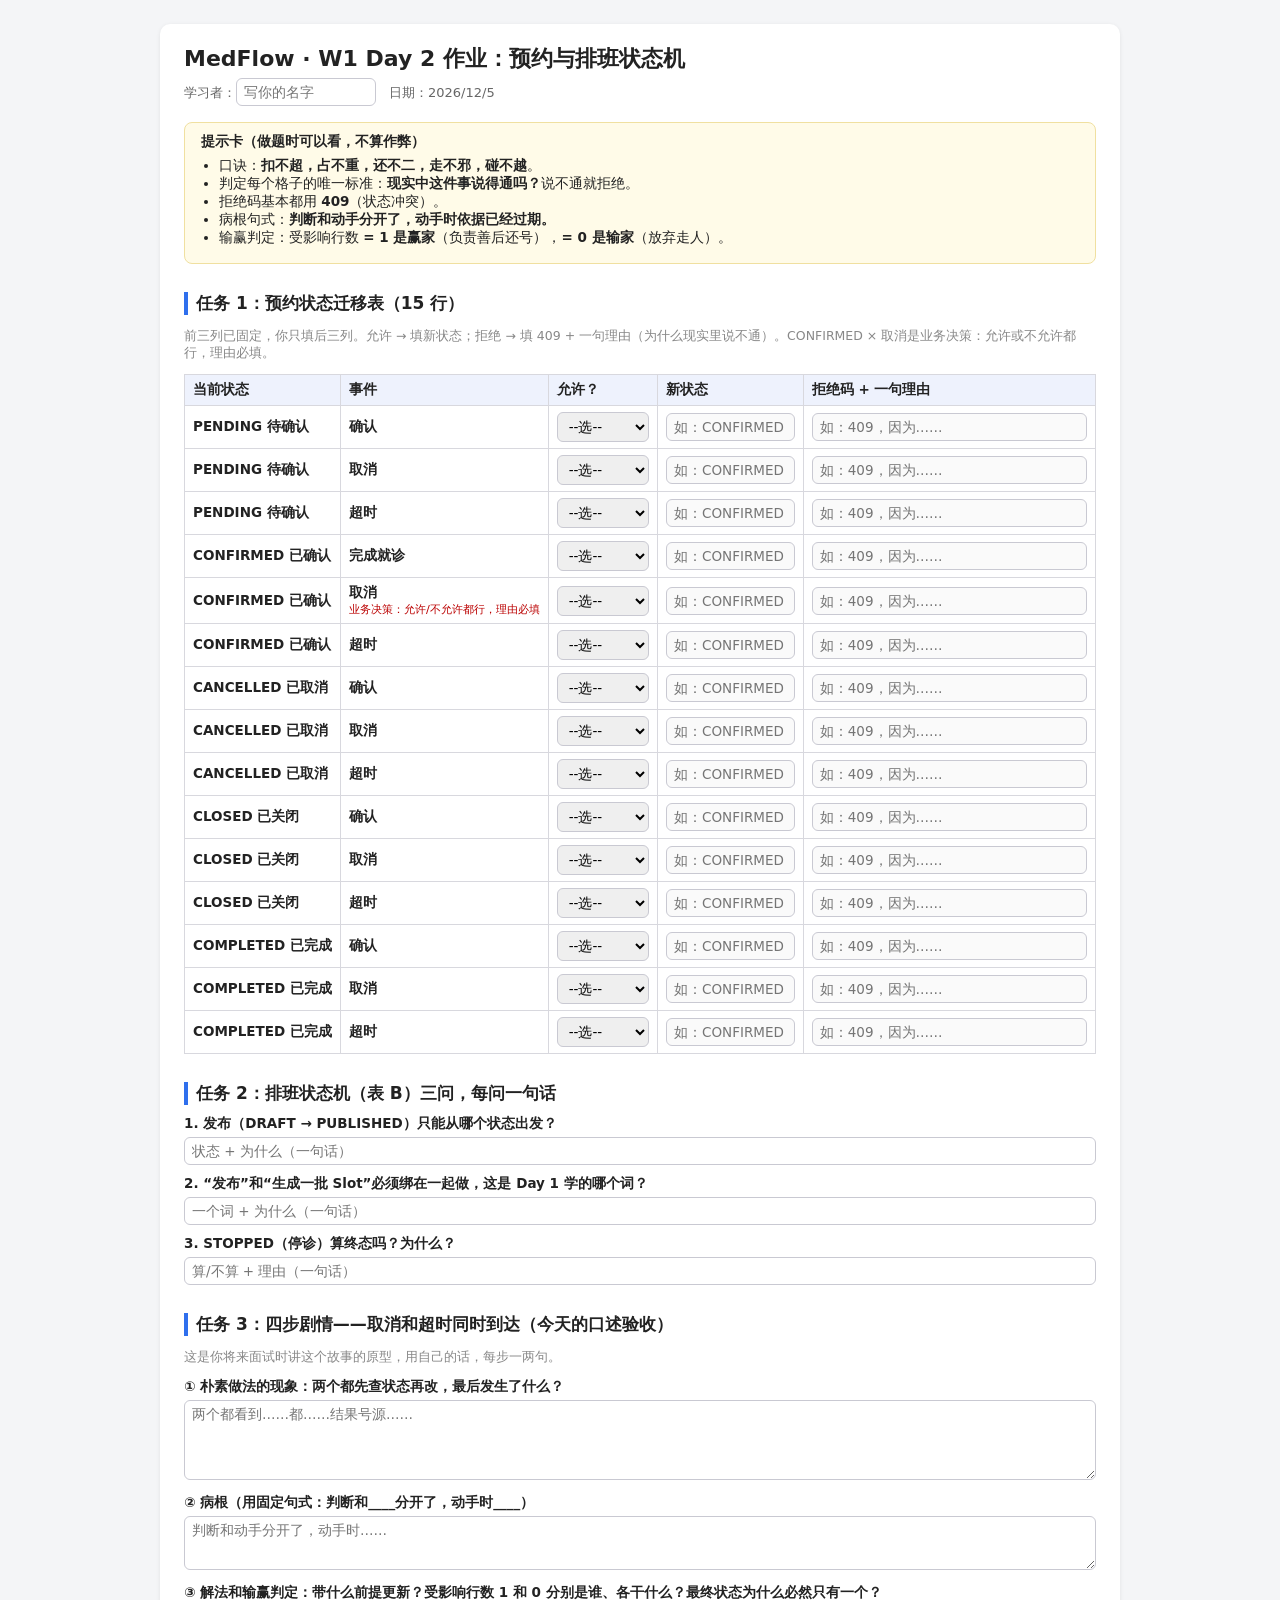
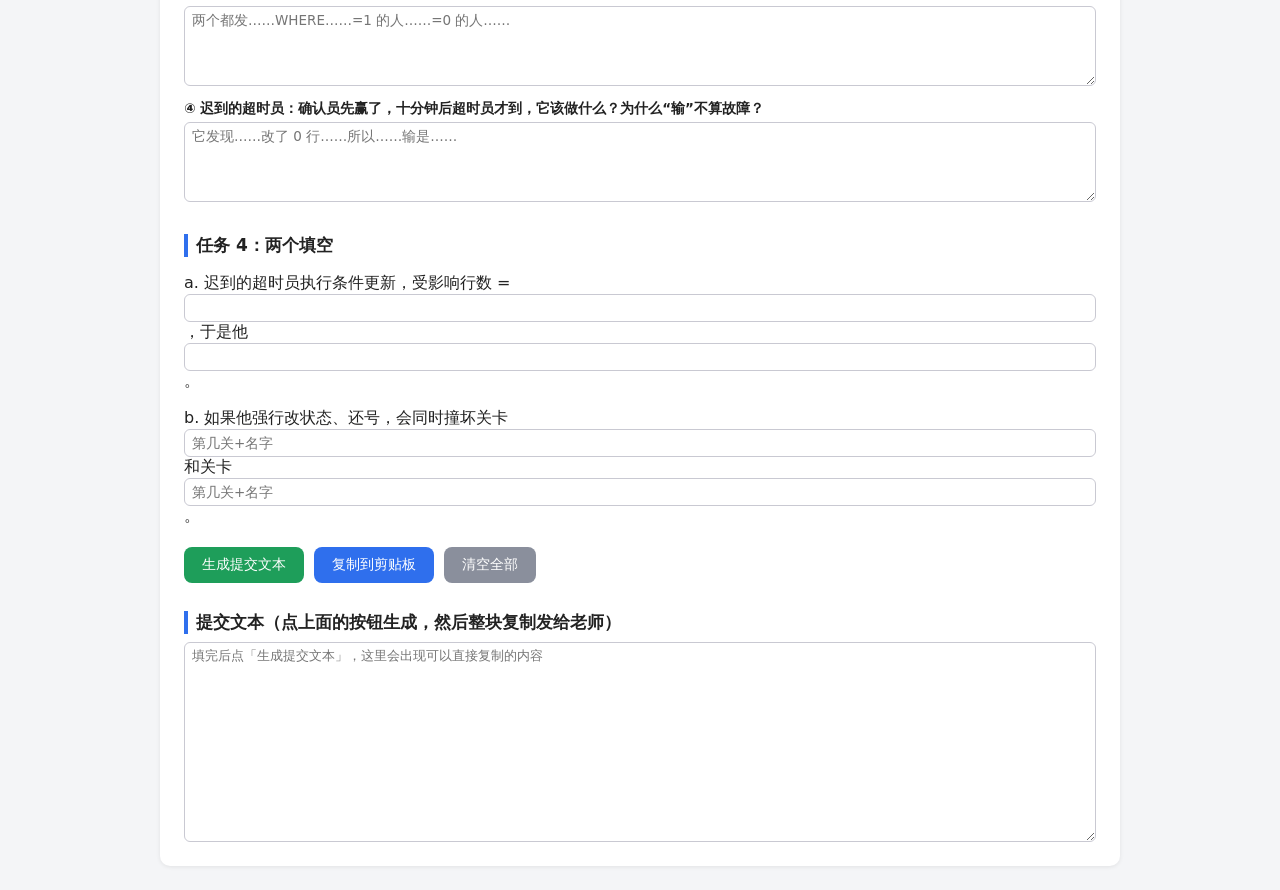
<file: .codex/DAY2_STATE_MACHINE_WORKSHEET.html>
<!DOCTYPE html>
<html lang="zh-CN">
<head>
<meta charset="UTF-8">
<meta name="viewport" content="width=device-width, initial-scale=1">
<title>MedFlow · W1 Day 2 作业：预约与排班状态机</title>
<style>
  body { font-family: "Microsoft YaHei", "PingFang SC", system-ui, sans-serif; background:#f4f5f7; margin:0; padding:24px; color:#222; }
  .wrap { max-width: 960px; margin: 0 auto; }
  h1 { font-size: 22px; margin: 0 0 4px; }
  h2 { font-size: 17px; margin: 28px 0 8px; border-left: 4px solid #2f6fed; padding-left: 8px; }
  .card { background:#fff; border-radius: 10px; padding: 20px 24px; box-shadow: 0 1px 4px rgba(0,0,0,.08); }
  .sub { color:#666; font-size: 13px; margin: 0 0 16px; }
  .hint { background:#fffbe8; border:1px solid #f0e0a0; border-radius: 8px; padding: 10px 16px; font-size: 13.5px; }
  .hint ul { margin: 6px 0; padding-left: 18px; }
  table { border-collapse: collapse; width: 100%; font-size: 13.5px; }
  th, td { border: 1px solid #d8d8de; padding: 6px 8px; text-align: left; vertical-align: middle; }
  th { background: #eef2fd; }
  td.state, td.event { white-space: nowrap; font-weight: 600; }
  td.event small { display:block; color:#b00; font-weight: 400; }
  select, input[type=text], textarea { font-family: inherit; font-size: 13.5px; padding: 5px 7px; border: 1px solid #c9c9d2; border-radius: 6px; box-sizing: border-box; }
  select { width: 100%; }
  input[type=text] { width: 100%; }
  textarea { width: 100%; min-height: 54px; resize: vertical; }
  textarea.big { min-height: 80px; }
  .qa { margin: 10px 0; }
  .qa label { display:block; font-weight: 600; margin-bottom: 4px; font-size: 13.5px; }
  .actions { margin: 20px 0 8px; display:flex; gap: 10px; flex-wrap: wrap; }
  button { font-size: 14px; padding: 9px 18px; border: 0; border-radius: 8px; cursor: pointer; background: #2f6fed; color: #fff; }
  button.gray { background: #8a8f9c; }
  button.green { background: #1e9e5a; }
  #status { font-size: 13px; color: #1e9e5a; align-self: center; }
  #out { width: 100%; min-height: 200px; font-family: Consolas, monospace; font-size: 12.5px; }
  .blank { display: inline-block; min-width: 120px; }
  .tips { color:#888; font-size: 12.5px; }
</style>
</head>
<body>
<div class="wrap">
  <div class="card">
    <h1>MedFlow · W1 Day 2 作业：预约与排班状态机</h1>
    <p class="sub">学习者：<input type="text" data-save="name" placeholder="写你的名字" style="width:140px">　日期：<span id="date"></span>　<span id="saved" style="color:#1e9e5a"></span></p>

    <div class="hint">
      <b>提示卡（做题时可以看，不算作弊）</b>
      <ul>
        <li>口诀：<b>扣不超，占不重，还不二，走不邪，碰不越</b>。</li>
        <li>判定每个格子的唯一标准：<b>现实中这件事说得通吗？</b>说不通就拒绝。</li>
        <li>拒绝码基本都用 <b>409</b>（状态冲突）。</li>
        <li>病根句式：<b>判断和动手分开了，动手时依据已经过期。</b></li>
        <li>输赢判定：受影响行数 <b>= 1 是赢家</b>（负责善后还号），<b>= 0 是输家</b>（放弃走人）。</li>
      </ul>
    </div>

    <h2>任务 1：预约状态迁移表（15 行）</h2>
    <p class="tips">前三列已固定，你只填后三列。允许 → 填新状态；拒绝 → 填 409 + 一句理由（为什么现实里说不通）。CONFIRMED × 取消是业务决策：允许或不允许都行，理由必填。</p>
    <table>
      <thead><tr><th style="width:16%">当前状态</th><th style="width:14%">事件</th><th style="width:12%">允许？</th><th style="width:16%">新状态</th><th>拒绝码 + 一句理由</th></tr></thead>
      <tbody id="tbody"></tbody>
    </table>

    <h2>任务 2：排班状态机（表 B）三问，每问一句话</h2>
    <div class="qa"><label>1. 发布（DRAFT → PUBLISHED）只能从哪个状态出发？</label><input type="text" data-save="q1" placeholder="状态 + 为什么（一句话）"></div>
    <div class="qa"><label>2. “发布”和“生成一批 Slot”必须绑在一起做，这是 Day 1 学的哪个词？</label><input type="text" data-save="q2" placeholder="一个词 + 为什么（一句话）"></div>
    <div class="qa"><label>3. STOPPED（停诊）算终态吗？为什么？</label><input type="text" data-save="q3" placeholder="算/不算 + 理由（一句话）"></div>

    <h2>任务 3：四步剧情——取消和超时同时到达（今天的口述验收）</h2>
    <p class="tips">这是你将来面试时讲这个故事的原型，用自己的话，每步一两句。</p>
    <div class="qa"><label>① 朴素做法的现象：两个都先查状态再改，最后发生了什么？</label><textarea class="big" data-save="s1" placeholder="两个都看到……都……结果号源……"></textarea></div>
    <div class="qa"><label>② 病根（用固定句式：判断和____分开了，动手时____）</label><textarea data-save="s2" placeholder="判断和动手分开了，动手时……"></textarea></div>
    <div class="qa"><label>③ 解法和输赢判定：带什么前提更新？受影响行数 1 和 0 分别是谁、各干什么？最终状态为什么必然只有一个？</label><textarea class="big" data-save="s3" placeholder="两个都发……WHERE……=1 的人……=0 的人……"></textarea></div>
    <div class="qa"><label>④ 迟到的超时员：确认员先赢了，十分钟后超时员才到，它该做什么？为什么“输”不算故障？</label><textarea class="big" data-save="s4" placeholder="它发现……改了 0 行……所以……输是……"></textarea></div>

    <h2>任务 4：两个填空</h2>
    <p>a. 迟到的超时员执行条件更新，受影响行数 = <input type="text" data-save="f1" class="blank"> ，于是他 <input type="text" data-save="f2" class="blank"> 。</p>
    <p>b. 如果他强行改状态、还号，会同时撞坏关卡 <input type="text" data-save="f3" class="blank" placeholder="第几关+名字"> 和关卡 <input type="text" data-save="f4" class="blank" placeholder="第几关+名字"> 。</p>

    <div class="actions">
      <button class="green" onclick="generate()">生成提交文本</button>
      <button onclick="copyOut()">复制到剪贴板</button>
      <button class="gray" onclick="clearAll()">清空全部</button>
      <span id="status"></span>
    </div>

    <h2>提交文本（点上面的按钮生成，然后整块复制发给老师）</h2>
    <textarea id="out" readonly placeholder="填完后点「生成提交文本」，这里会出现可以直接复制的内容"></textarea>
  </div>
</div>

<script>
var ROWS = [
  ["PENDING 待确认", "确认"],
  ["PENDING 待确认", "取消"],
  ["PENDING 待确认", "超时"],
  ["CONFIRMED 已确认", "完成就诊"],
  ["CONFIRMED 已确认", "取消", "业务决策：允许/不允许都行，理由必填"],
  ["CONFIRMED 已确认", "超时"],
  ["CANCELLED 已取消", "确认"],
  ["CANCELLED 已取消", "取消"],
  ["CANCELLED 已取消", "超时"],
  ["CLOSED 已关闭", "确认"],
  ["CLOSED 已关闭", "取消"],
  ["CLOSED 已关闭", "超时"],
  ["COMPLETED 已完成", "确认"],
  ["COMPLETED 已完成", "取消"],
  ["COMPLETED 已完成", "超时"]
];
var KEY = "medflow_day2_worksheet_v1";

function buildRows() {
  var tb = document.getElementById("tbody");
  tb.innerHTML = "";
  ROWS.forEach(function(r, i) {
    var tr = document.createElement("tr");
    var note = r[2] ? "<small>" + r[2] + "</small>" : "";
    tr.innerHTML =
      '<td class="state">' + r[0] + '</td>' +
      '<td class="event">' + r[1] + note + '</td>' +
      '<td><select data-save="r' + i + 'a">' +
        '<option value="">--选--</option>' +
        '<option value="✅ 允许">✅ 允许</option>' +
        '<option value="❌ 拒绝">❌ 拒绝</option>' +
      '</select></td>' +
      '<td><input type="text" data-save="r' + i + 'n" placeholder="如：CONFIRMED" disabled></td>' +
      '<td><input type="text" data-save="r' + i + 'r" placeholder="如：409，因为……" disabled></td>';
    tb.appendChild(tr);
  });
}

function toggleRow(i) {
  var a = document.querySelector('[data-save="r' + i + 'a"]');
  var n = document.querySelector('[data-save="r' + i + 'n"]');
  var rj = document.querySelector('[data-save="r' + i + 'r"]');
  n.disabled = (a.value !== "✅ 允许");
  rj.disabled = (a.value !== "❌ 拒绝");
  if (n.disabled) n.value = "";
  if (rj.disabled) rj.value = "";
}

function save() {
  var d = {};
  document.querySelectorAll("[data-save]").forEach(function(el) { d[el.getAttribute("data-save")] = el.value; });
  localStorage.setItem(KEY, JSON.stringify(d));
  document.getElementById("saved").textContent = "已自动保存 " + new Date().toLocaleTimeString("zh-CN");
}

function load() {
  var raw = localStorage.getItem(KEY);
  if (!raw) return;
  try {
    var d = JSON.parse(raw);
    document.querySelectorAll("[data-save]").forEach(function(el) {
      var k = el.getAttribute("data-save");
      if (d[k] !== undefined) el.value = d[k];
    });
    ROWS.forEach(function(r, i) { toggleRow(i); });
  } catch (e) {}
}

function generate() {
  var missing = [];
  ROWS.forEach(function(r, i) {
    var a = document.querySelector('[data-save="r' + i + 'a"]').value;
    if (!a) missing.push(r[0] + " × " + r[1]);
  });
  if (missing.length) {
    alert("还有 " + missing.length + " 行没选「允许/拒绝」：\n" + missing.join("、") + "\n\n填完再生成。");
    return;
  }
  var L = [];
  var name = document.querySelector('[data-save="name"]').value || "（没写名字）";
  L.push("【MedFlow Day 2 作业提交】学习者：" + name + "　日期：" + new Date().toLocaleDateString("zh-CN"));
  L.push("");
  L.push("## 任务1 预约状态迁移表");
  L.push("| 当前状态 | 事件 | 允许？ | 新状态 | 拒绝码+理由 |");
  L.push("|---|---|---|---|---|");
  ROWS.forEach(function(r, i) {
    var a = document.querySelector('[data-save="r' + i + 'a"]').value;
    var n = document.querySelector('[data-save="r' + i + 'n"]').value;
    var rj = document.querySelector('[data-save="r' + i + 'r"]').value;
    L.push("| " + r[0].split(" ")[0] + " | " + r[1] + " | " + a + " | " + (a === "✅ 允许" ? (n || "（空）") : "—") + " | " + (a === "❌ 拒绝" ? (rj || "（空）") : "—") + " |");
  });
  L.push("");
  L.push("## 任务2 表B三问");
  L.push("1. " + (val("q1") || "（未填）"));
  L.push("2. " + (val("q2") || "（未填）"));
  L.push("3. " + (val("q3") || "（未填）"));
  L.push("");
  L.push("## 任务3 四步剧情");
  L.push("① 现象：" + (val("s1") || "（未填）"));
  L.push("② 病根：" + (val("s2") || "（未填）"));
  L.push("③ 解法与输赢：" + (val("s3") || "（未填）"));
  L.push("④ 迟到的超时员：" + (val("s4") || "（未填）"));
  L.push("");
  L.push("## 任务4 填空");
  L.push("a. 受影响行数 = " + (val("f1") || "__") + "，于是他 " + (val("f2") || "__") + "。");
  L.push("b. 撞坏关卡 " + (val("f3") || "__") + " 和关卡 " + (val("f4") || "__") + "。");
  document.getElementById("out").value = L.join("\n");
  flash("已生成，点击「复制到剪贴板」或手动全选复制");
}

function val(k) { var el = document.querySelector('[data-save="' + k + '"]'); return el ? el.value.trim() : ""; }

function copyOut() {
  var t = document.getElementById("out");
  if (!t.value) { flash("先点「生成提交文本」"); return; }
  t.select();
  if (navigator.clipboard && navigator.clipboard.writeText) {
    navigator.clipboard.writeText(t.value).then(function() { flash("已复制，去聊天窗口粘贴"); }, function() { fallbackCopy(t); });
  } else { fallbackCopy(t); }
}
function fallbackCopy(t) {
  try { document.execCommand("copy"); flash("已复制，去聊天窗口粘贴"); }
  catch (e) { flash("复制失败，请手动 Ctrl+A、Ctrl+C"); }
}

function clearAll() {
  if (!confirm("确定清空全部填写内容？")) return;
  localStorage.removeItem(KEY);
  location.reload();
}

function flash(msg) {
  var s = document.getElementById("status");
  s.textContent = msg;
  setTimeout(function() { s.textContent = ""; }, 4000);
}

document.getElementById("date").textContent = new Date().toLocaleDateString("zh-CN");
buildRows();
load();
document.addEventListener("input", function(e) {
  if (e.target.matches("[data-save]")) {
    save();
    var k = e.target.getAttribute("data-save");
    if (/^r\d+a$/.test(k)) toggleRow(parseInt(k.slice(1, -1), 10));
  }
});
document.addEventListener("change", function(e) {
  if (e.target.matches("[data-save]")) {
    save();
    var k = e.target.getAttribute("data-save");
    if (/^r\d+a$/.test(k)) toggleRow(parseInt(k.slice(1, -1), 10));
  }
});
</script>
</body>
</html>
</file>
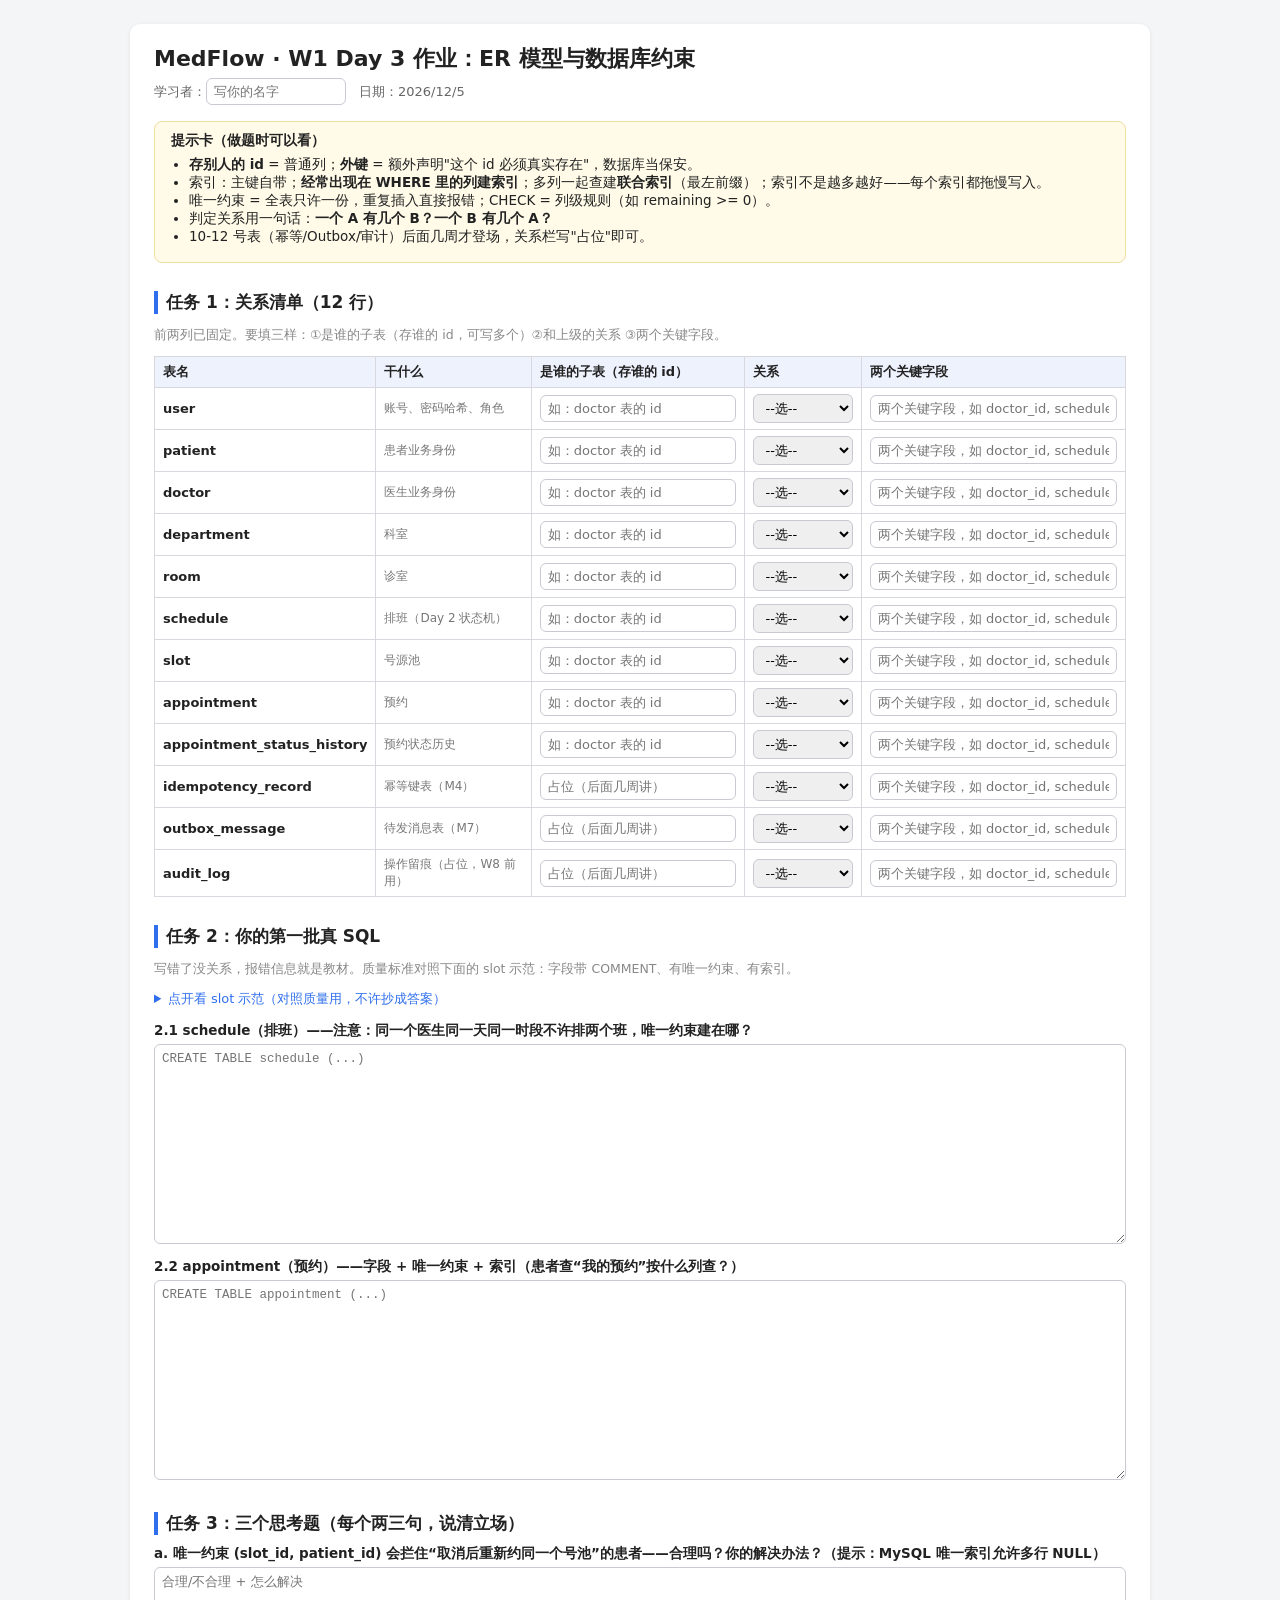
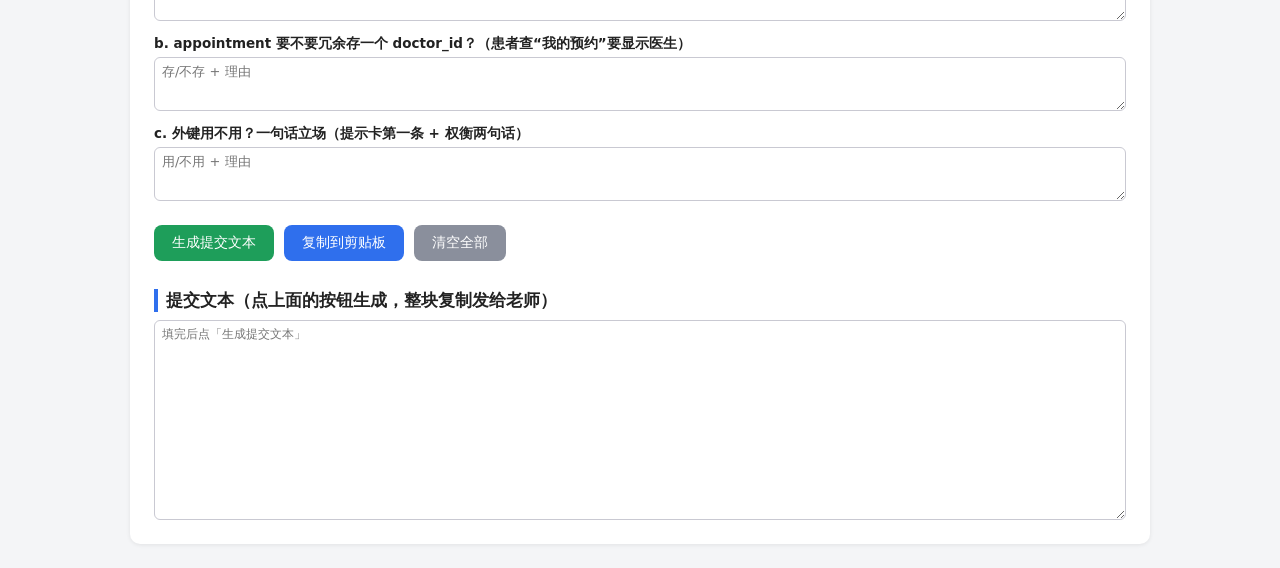
<file: .codex/DAY3_ER_WORKSHEET.html>
<!DOCTYPE html>
<html lang="zh-CN">
<head>
<meta charset="UTF-8">
<meta name="viewport" content="width=device-width, initial-scale=1">
<title>MedFlow · W1 Day 3 作业：ER 模型与数据库约束</title>
<style>
  body { font-family: "Microsoft YaHei", "PingFang SC", system-ui, sans-serif; background:#f4f5f7; margin:0; padding:24px; color:#222; }
  .wrap { max-width: 1020px; margin: 0 auto; }
  h1 { font-size: 22px; margin: 0 0 4px; }
  h2 { font-size: 17px; margin: 28px 0 8px; border-left: 4px solid #2f6fed; padding-left: 8px; }
  .card { background:#fff; border-radius: 10px; padding: 20px 24px; box-shadow: 0 1px 4px rgba(0,0,0,.08); }
  .sub { color:#666; font-size: 13px; margin: 0 0 16px; }
  .hint { background:#fffbe8; border:1px solid #f0e0a0; border-radius: 8px; padding: 10px 16px; font-size: 13.5px; }
  .hint ul { margin: 6px 0; padding-left: 18px; }
  table { border-collapse: collapse; width: 100%; font-size: 13px; }
  th, td { border: 1px solid #d8d8de; padding: 6px 8px; text-align: left; vertical-align: middle; }
  th { background: #eef2fd; }
  td.name { white-space: nowrap; font-weight: 600; }
  td.desc { color:#777; font-size: 12px; }
  select, input[type=text], textarea { font-family: inherit; font-size: 13px; padding: 5px 7px; border: 1px solid #c9c9d2; border-radius: 6px; box-sizing: border-box; }
  select { width: 100%; }
  input[type=text] { width: 100%; }
  textarea { width: 100%; min-height: 54px; resize: vertical; }
  textarea.sql { min-height: 200px; font-family: Consolas, monospace; font-size: 12.5px; line-height: 1.5; }
  #out { width: 100%; min-height: 200px; font-family: Consolas, monospace; font-size: 12px; }
  .qa { margin: 10px 0; }
  .qa label { display:block; font-weight: 600; margin-bottom: 4px; font-size: 13.5px; }
  .actions { margin: 20px 0 8px; display:flex; gap: 10px; flex-wrap: wrap; }
  button { font-size: 14px; padding: 9px 18px; border: 0; border-radius: 8px; cursor: pointer; background: #2f6fed; color: #fff; }
  button.gray { background: #8a8f9c; }
  button.green { background: #1e9e5a; }
  #status { font-size: 13px; color: #1e9e5a; align-self: center; }
  .tips { color:#888; font-size: 12.5px; }
  details { margin: 8px 0 14px; }
  summary { cursor: pointer; font-size: 13px; color: #2f6fed; }
  pre { background:#f6f8fb; border:1px solid #dfe5ef; border-radius:8px; padding:12px; font-size:12.5px; overflow-x:auto; }
  .blank { display: inline-block; }
</style>
</head>
<body>
<div class="wrap">
  <div class="card">
    <h1>MedFlow · W1 Day 3 作业：ER 模型与数据库约束</h1>
    <p class="sub">学习者：<input type="text" data-save="name" placeholder="写你的名字" style="width:140px">　日期：<span id="date"></span>　<span id="saved" style="color:#1e9e5a"></span></p>

    <div class="hint">
      <b>提示卡（做题时可以看）</b>
      <ul>
        <li><b>存别人的 id</b> = 普通列；<b>外键</b> = 额外声明"这个 id 必须真实存在"，数据库当保安。</li>
        <li>索引：主键自带；<b>经常出现在 WHERE 里的列建索引</b>；多列一起查建<b>联合索引</b>（最左前缀）；索引不是越多越好——每个索引都拖慢写入。</li>
        <li>唯一约束 = 全表只许一份，重复插入直接报错；CHECK = 列级规则（如 remaining &gt;= 0）。</li>
        <li>判定关系用一句话：<b>一个 A 有几个 B？一个 B 有几个 A？</b></li>
        <li>10-12 号表（幂等/Outbox/审计）后面几周才登场，关系栏写"占位"即可。</li>
      </ul>
    </div>

    <h2>任务 1：关系清单（12 行）</h2>
    <p class="tips">前两列已固定。要填三样：①是谁的子表（存谁的 id，可写多个）②和上级的关系 ③两个关键字段。</p>
    <table>
      <thead><tr><th style="width:17%">表名</th><th style="width:16%">干什么</th><th style="width:22%">是谁的子表（存谁的 id）</th><th style="width:12%">关系</th><th>两个关键字段</th></tr></thead>
      <tbody id="tbody"></tbody>
    </table>

    <h2>任务 2：你的第一批真 SQL</h2>
    <p class="tips">写错了没关系，报错信息就是教材。质量标准对照下面的 slot 示范：字段带 COMMENT、有唯一约束、有索引。</p>
    <details>
      <summary>点开看 slot 示范（对照质量用，不许抄成答案）</summary>
      <pre>CREATE TABLE slot (
  id           BIGINT UNSIGNED AUTO_INCREMENT PRIMARY KEY,
  schedule_id  BIGINT UNSIGNED NOT NULL COMMENT '所属排班',
  period       VARCHAR(16)  NOT NULL COMMENT '时段：AM/PM',
  start_time   TIME NOT NULL,
  end_time     TIME NOT NULL,
  total_count  INT NOT NULL COMMENT '本场总号数，如 24',
  remaining    INT NOT NULL COMMENT '剩余号数——防超卖主战场',
  status       VARCHAR(16) NOT NULL DEFAULT 'OPEN' COMMENT 'OPEN可约/LOCKED停诊',
  created_at   DATETIME NOT NULL DEFAULT CURRENT_TIMESTAMP,
  UNIQUE KEY uk_schedule_period (schedule_id, period),
  KEY idx_status (status),
  CONSTRAINT chk_remaining CHECK (remaining >= 0)
) ENGINE=InnoDB DEFAULT CHARSET=utf8mb4 COMMENT='号源池';</pre>
    </details>
    <div class="qa"><label>2.1 schedule（排班）——注意：同一个医生同一天同一时段不许排两个班，唯一约束建在哪？</label><textarea class="sql" data-save="sql1" placeholder="CREATE TABLE schedule (...)"></textarea></div>
    <div class="qa"><label>2.2 appointment（预约）——字段 + 唯一约束 + 索引（患者查“我的预约”按什么列查？）</label><textarea class="sql" data-save="sql2" placeholder="CREATE TABLE appointment (...)"></textarea></div>

    <h2>任务 3：三个思考题（每个两三句，说清立场）</h2>
    <div class="qa"><label>a. 唯一约束 (slot_id, patient_id) 会拦住“取消后重新约同一个号池”的患者——合理吗？你的解决办法？（提示：MySQL 唯一索引允许多行 NULL）</label><textarea data-save="qa" placeholder="合理/不合理 + 怎么解决"></textarea></div>
    <div class="qa"><label>b. appointment 要不要冗余存一个 doctor_id？（患者查“我的预约”要显示医生）</label><textarea data-save="qb" placeholder="存/不存 + 理由"></textarea></div>
    <div class="qa"><label>c. 外键用不用？一句话立场（提示卡第一条 + 权衡两句话）</label><textarea data-save="qc" placeholder="用/不用 + 理由"></textarea></div>

    <div class="actions">
      <button class="green" onclick="generate()">生成提交文本</button>
      <button onclick="copyOut()">复制到剪贴板</button>
      <button class="gray" onclick="clearAll()">清空全部</button>
      <span id="status"></span>
    </div>

    <h2>提交文本（点上面的按钮生成，整块复制发给老师）</h2>
    <textarea id="out" readonly placeholder="填完后点「生成提交文本」"></textarea>
  </div>
</div>

<script>
var ROWS = [
  ["user", "账号、密码哈希、角色", false],
  ["patient", "患者业务身份", false],
  ["doctor", "医生业务身份", false],
  ["department", "科室", false],
  ["room", "诊室", false],
  ["schedule", "排班（Day 2 状态机）", false],
  ["slot", "号源池", false],
  ["appointment", "预约", false],
  ["appointment_status_history", "预约状态历史", false],
  ["idempotency_record", "幂等键表（M4）", true],
  ["outbox_message", "待发消息表（M7）", true],
  ["audit_log", "操作留痕（占位，W8 前用）", true]
];
var KEY = "medflow_day3_worksheet_v1";

function buildRows() {
  var tb = document.getElementById("tbody");
  tb.innerHTML = "";
  ROWS.forEach(function(r, i) {
    var tr = document.createElement("tr");
    var ph = r[2] ? "占位（后面几周讲）" : "如：doctor 表的 id";
    tr.innerHTML =
      '<td class="name">' + r[0] + '</td>' +
      '<td class="desc">' + r[1] + '</td>' +
      '<td><input type="text" data-save="r' + i + 'p" placeholder="' + ph + '"></td>' +
      '<td><select data-save="r' + i + 'r">' +
        '<option value="">--选--</option>' +
        '<option value="1:1">1:1</option>' +
        '<option value="N:1">N:1（多的一方）</option>' +
        '<option value="占位">占位</option>' +
      '</select></td>' +
      '<td><input type="text" data-save="r' + i + 'f" placeholder="两个关键字段，如 doctor_id, schedule_date"></td>';
    tb.appendChild(tr);
  });
}

function save() {
  var d = {};
  document.querySelectorAll("[data-save]").forEach(function(el) { d[el.getAttribute("data-save")] = el.value; });
  localStorage.setItem(KEY, JSON.stringify(d));
  document.getElementById("saved").textContent = "已自动保存 " + new Date().toLocaleTimeString("zh-CN");
}

function load() {
  var raw = localStorage.getItem(KEY);
  if (!raw) return;
  try {
    var d = JSON.parse(raw);
    document.querySelectorAll("[data-save]").forEach(function(el) {
      var k = el.getAttribute("data-save");
      if (d[k] !== undefined) el.value = d[k];
    });
  } catch (e) {}
}

function val(k) { var el = document.querySelector('[data-save="' + k + '"]'); return el ? el.value.trim() : ""; }

function generate() {
  var missing = [];
  ROWS.forEach(function(r, i) {
    if (i <= 8) {
      if (!val("r" + i + "p")) missing.push(r[0] + "（上级）");
      if (!val("r" + i + "r")) missing.push(r[0] + "（关系）");
      if (!val("r" + i + "f")) missing.push(r[0] + "（关键字段）");
    }
  });
  if (!val("sql1")) missing.push("schedule 建表 SQL");
  if (!val("sql2")) missing.push("appointment 建表 SQL");
  if (!val("qa")) missing.push("思考题 a");
  if (!val("qb")) missing.push("思考题 b");
  if (!val("qc")) missing.push("思考题 c");
  if (missing.length) {
    alert("还有 " + missing.length + " 项没填：\n" + missing.join("、") + "\n\n填完再生成。");
    return;
  }
  var L = [];
  var name = val("name") || "（没写名字）";
  L.push("【MedFlow Day 3 作业提交】学习者：" + name + "　日期：" + new Date().toLocaleDateString("zh-CN"));
  L.push("");
  L.push("## 任务1 关系清单");
  L.push("| 表名 | 是谁的子表（存谁的 id） | 关系 | 两个关键字段 |");
  L.push("|---|---|---|---|");
  ROWS.forEach(function(r, i) {
    L.push("| " + r[0] + " | " + (val("r" + i + "p") || "占位") + " | " + (val("r" + i + "r") || "占位") + " | " + (val("r" + i + "f") || "占位") + " |");
  });
  L.push("");
  L.push("## 任务2.1 schedule 建表 SQL");
  L.push("```sql");
  L.push(val("sql1"));
  L.push("```");
  L.push("");
  L.push("## 任务2.2 appointment 建表 SQL");
  L.push("```sql");
  L.push(val("sql2"));
  L.push("```");
  L.push("");
  L.push("## 任务3 思考题");
  L.push("a. " + val("qa"));
  L.push("");
  L.push("b. " + val("qb"));
  L.push("");
  L.push("c. " + val("qc"));
  document.getElementById("out").value = L.join("\n");
  flash("已生成，点击「复制到剪贴板」或手动全选复制");
}

function copyOut() {
  var t = document.getElementById("out");
  if (!t.value) { flash("先点「生成提交文本」"); return; }
  t.select();
  if (navigator.clipboard && navigator.clipboard.writeText) {
    navigator.clipboard.writeText(t.value).then(function() { flash("已复制，去聊天窗口粘贴"); }, function() { fallbackCopy(t); });
  } else { fallbackCopy(t); }
}
function fallbackCopy(t) {
  try { document.execCommand("copy"); flash("已复制，去聊天窗口粘贴"); }
  catch (e) { flash("复制失败，请手动 Ctrl+A、Ctrl+C"); }
}

function clearAll() {
  if (!confirm("确定清空全部填写内容？")) return;
  localStorage.removeItem(KEY);
  location.reload();
}

function flash(msg) {
  var s = document.getElementById("status");
  s.textContent = msg;
  setTimeout(function() { s.textContent = ""; }, 4000);
}

document.getElementById("date").textContent = new Date().toLocaleDateString("zh-CN");
buildRows();
load();
document.addEventListener("input", function(e) { if (e.target.matches("[data-save]")) save(); });
document.addEventListener("change", function(e) { if (e.target.matches("[data-save]")) save(); });
</script>
</body>
</html>
</file>
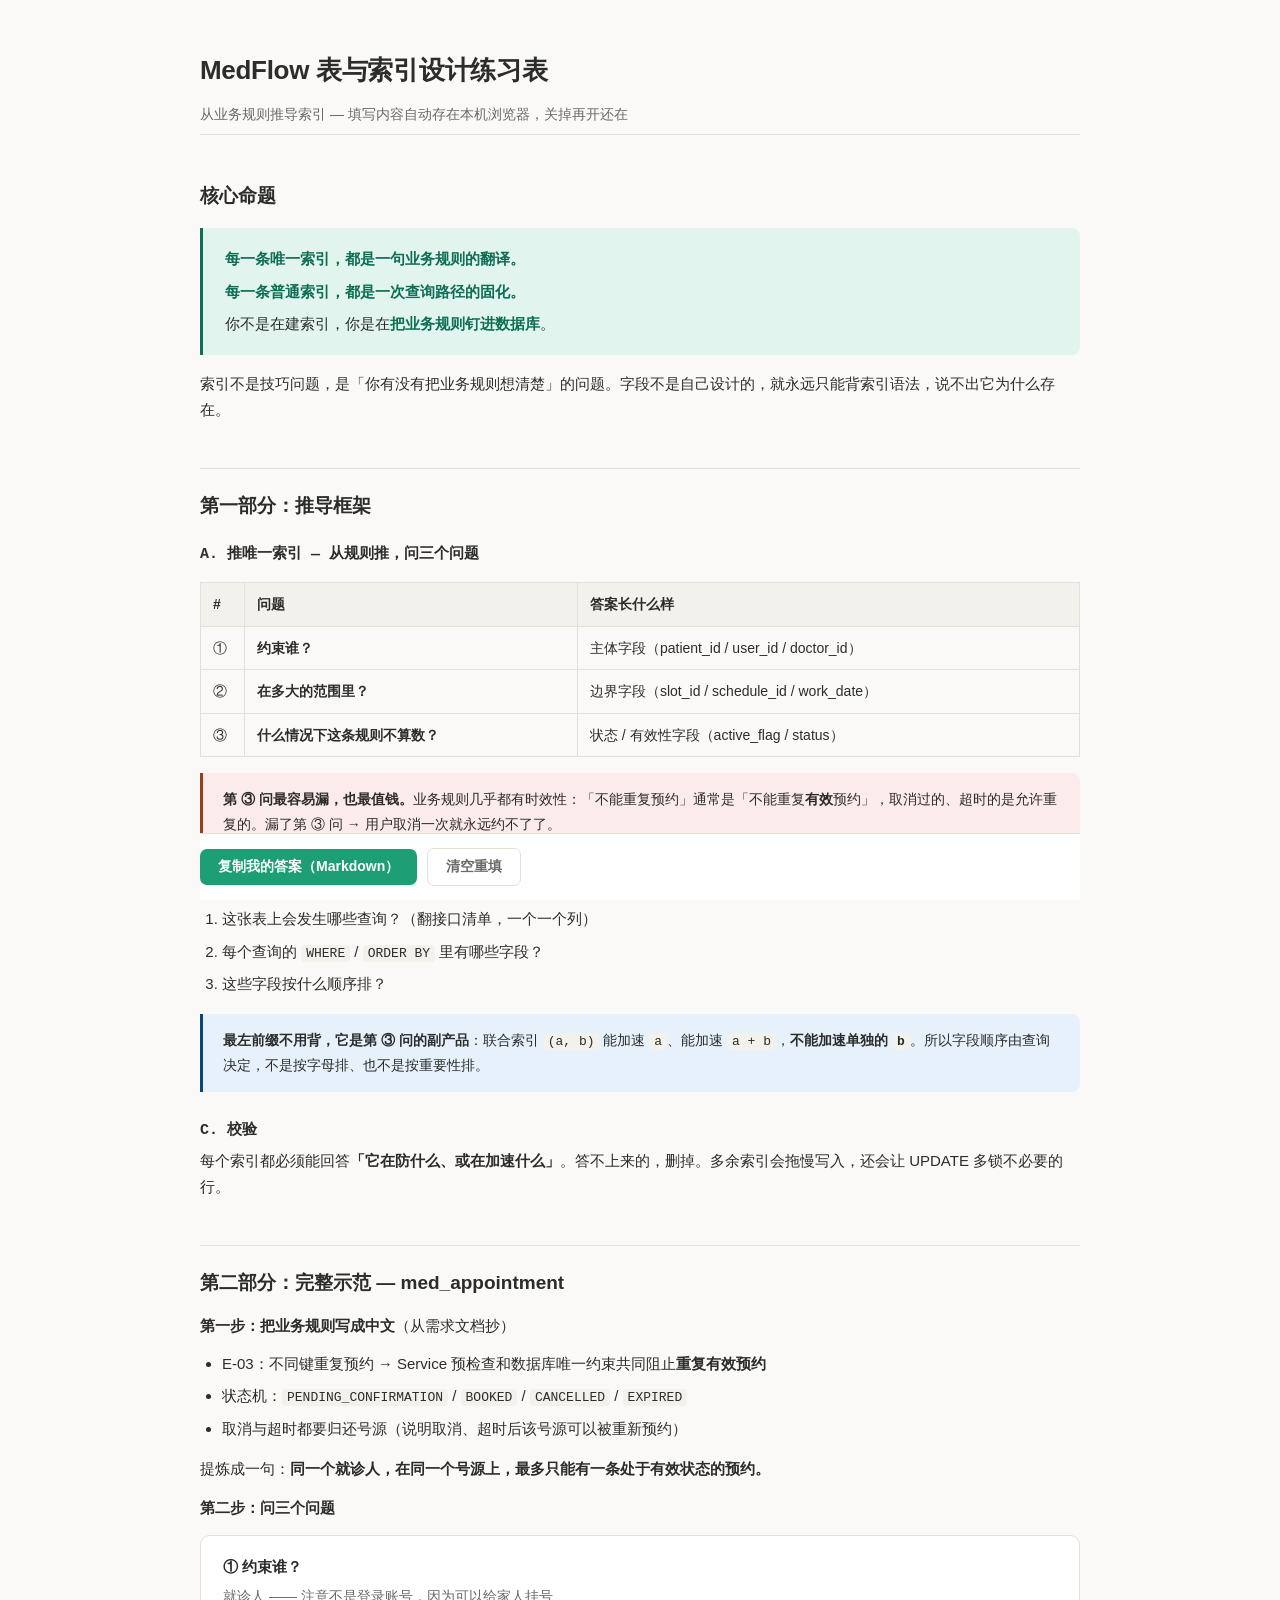
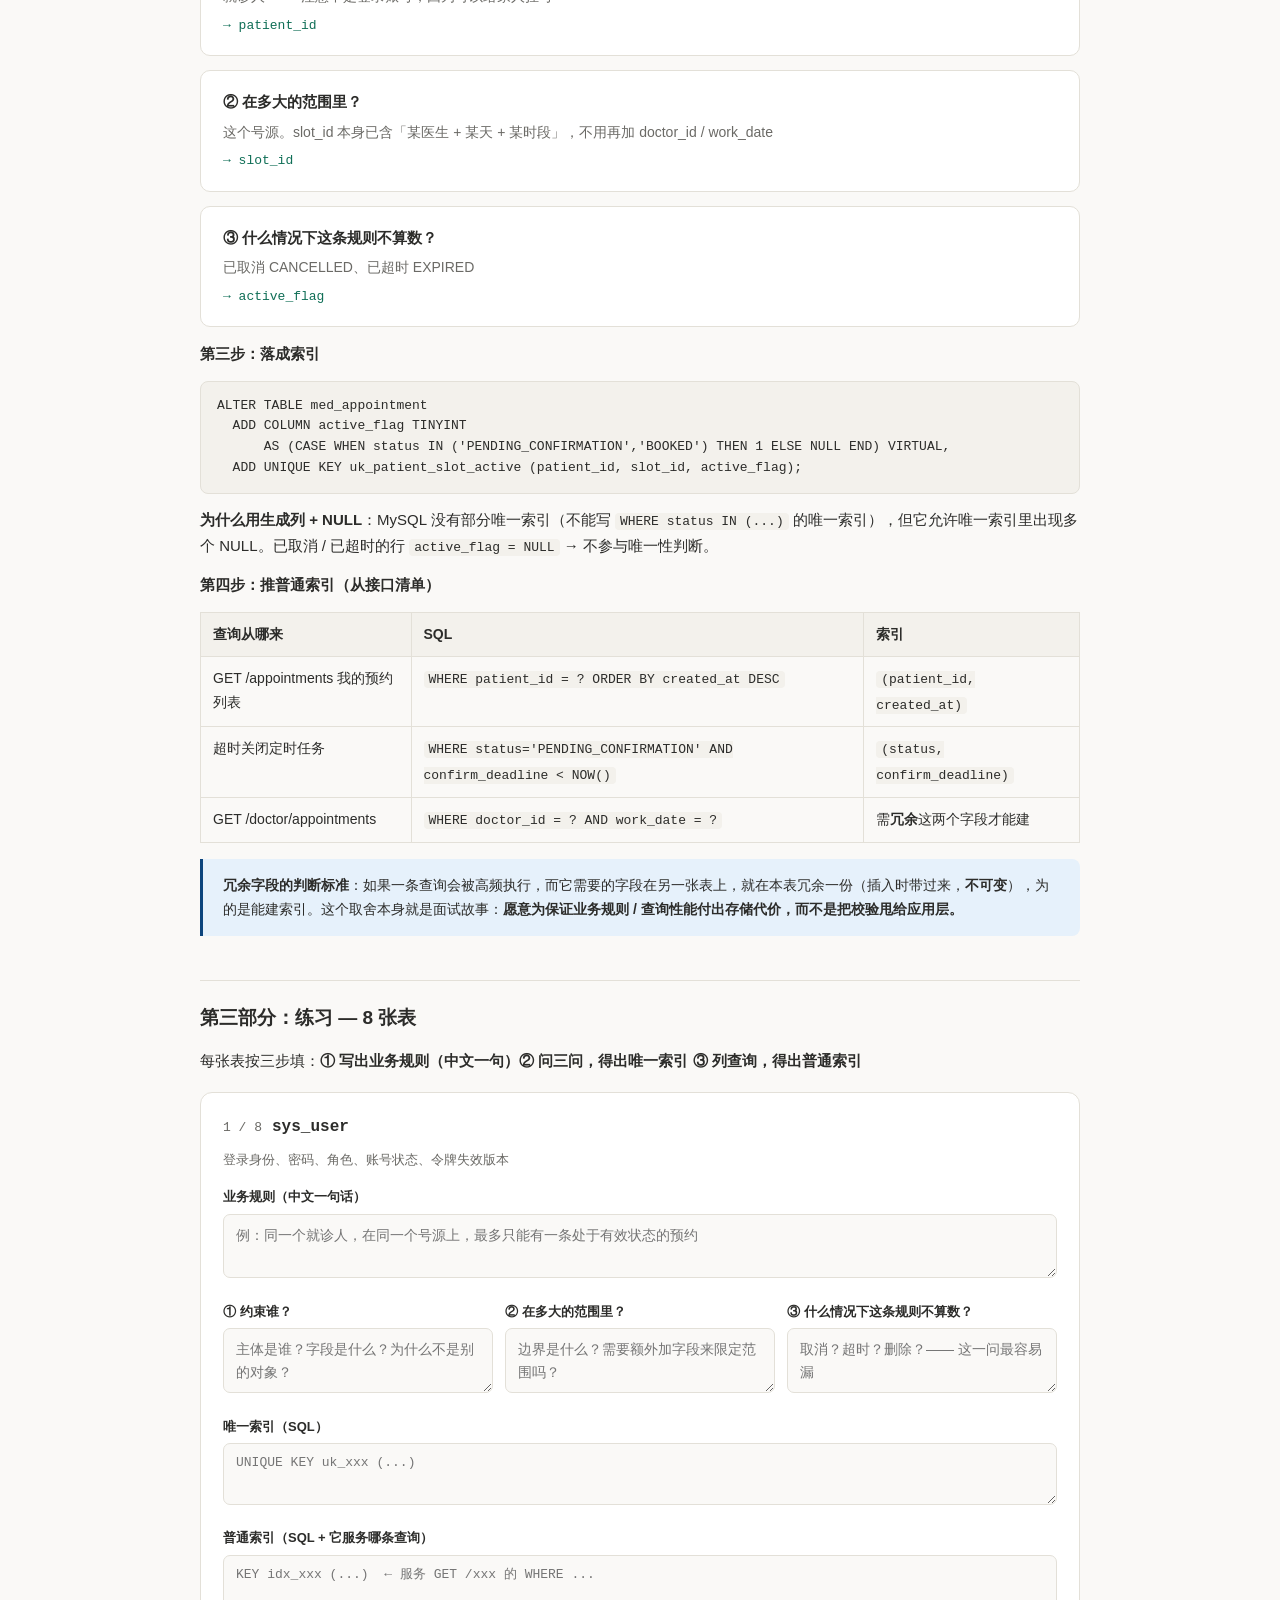
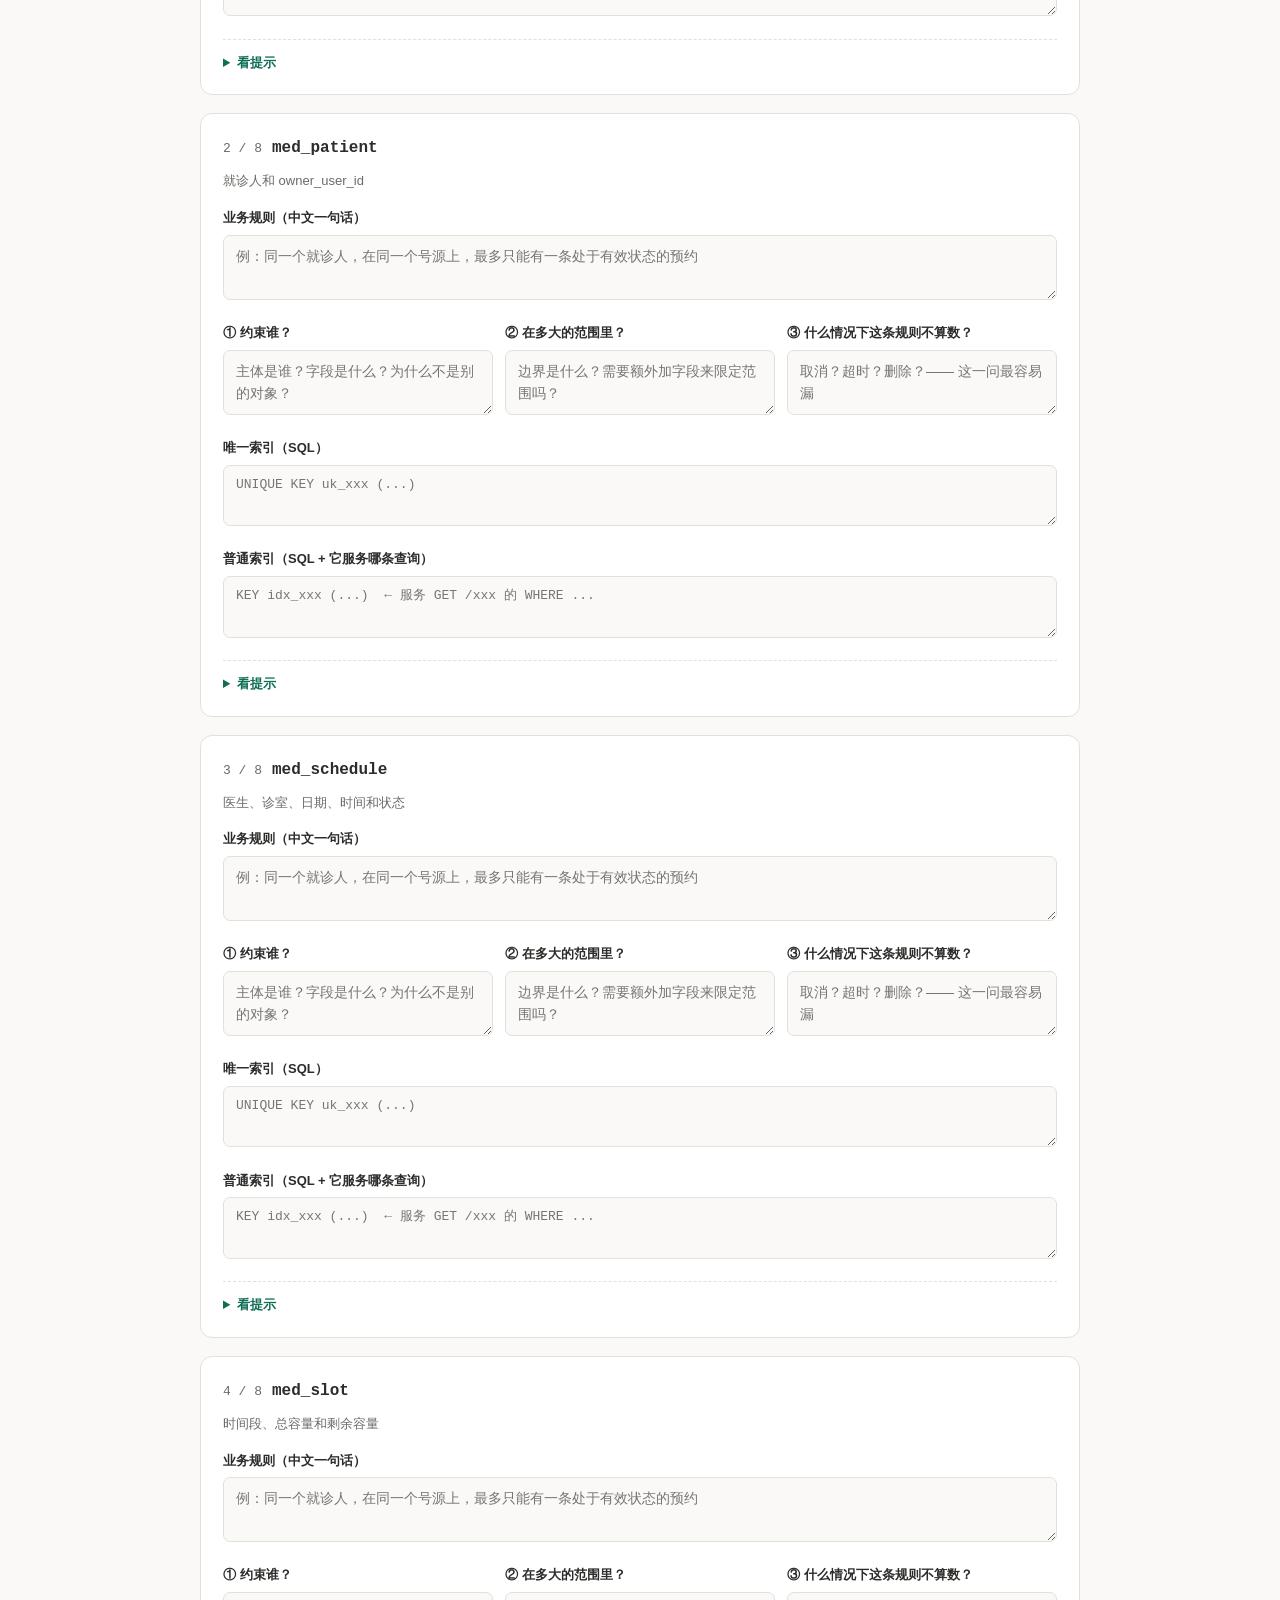
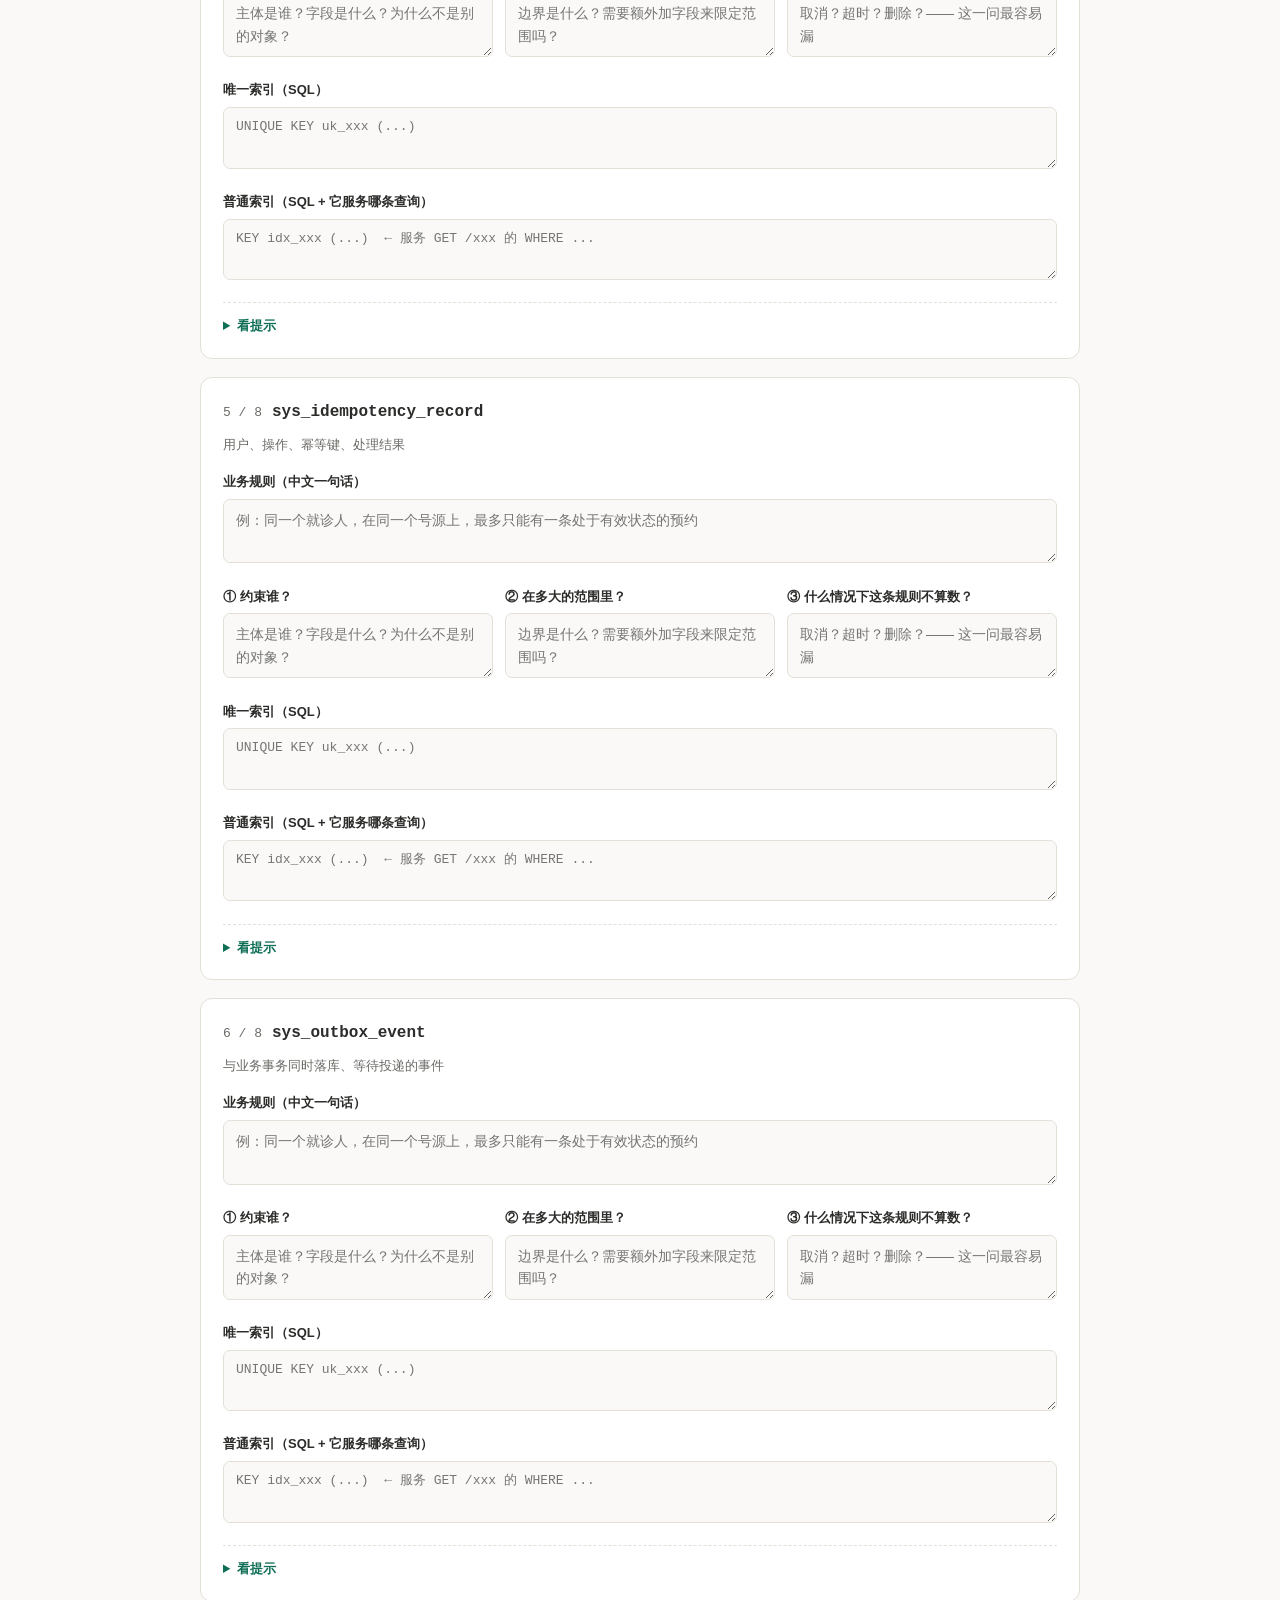
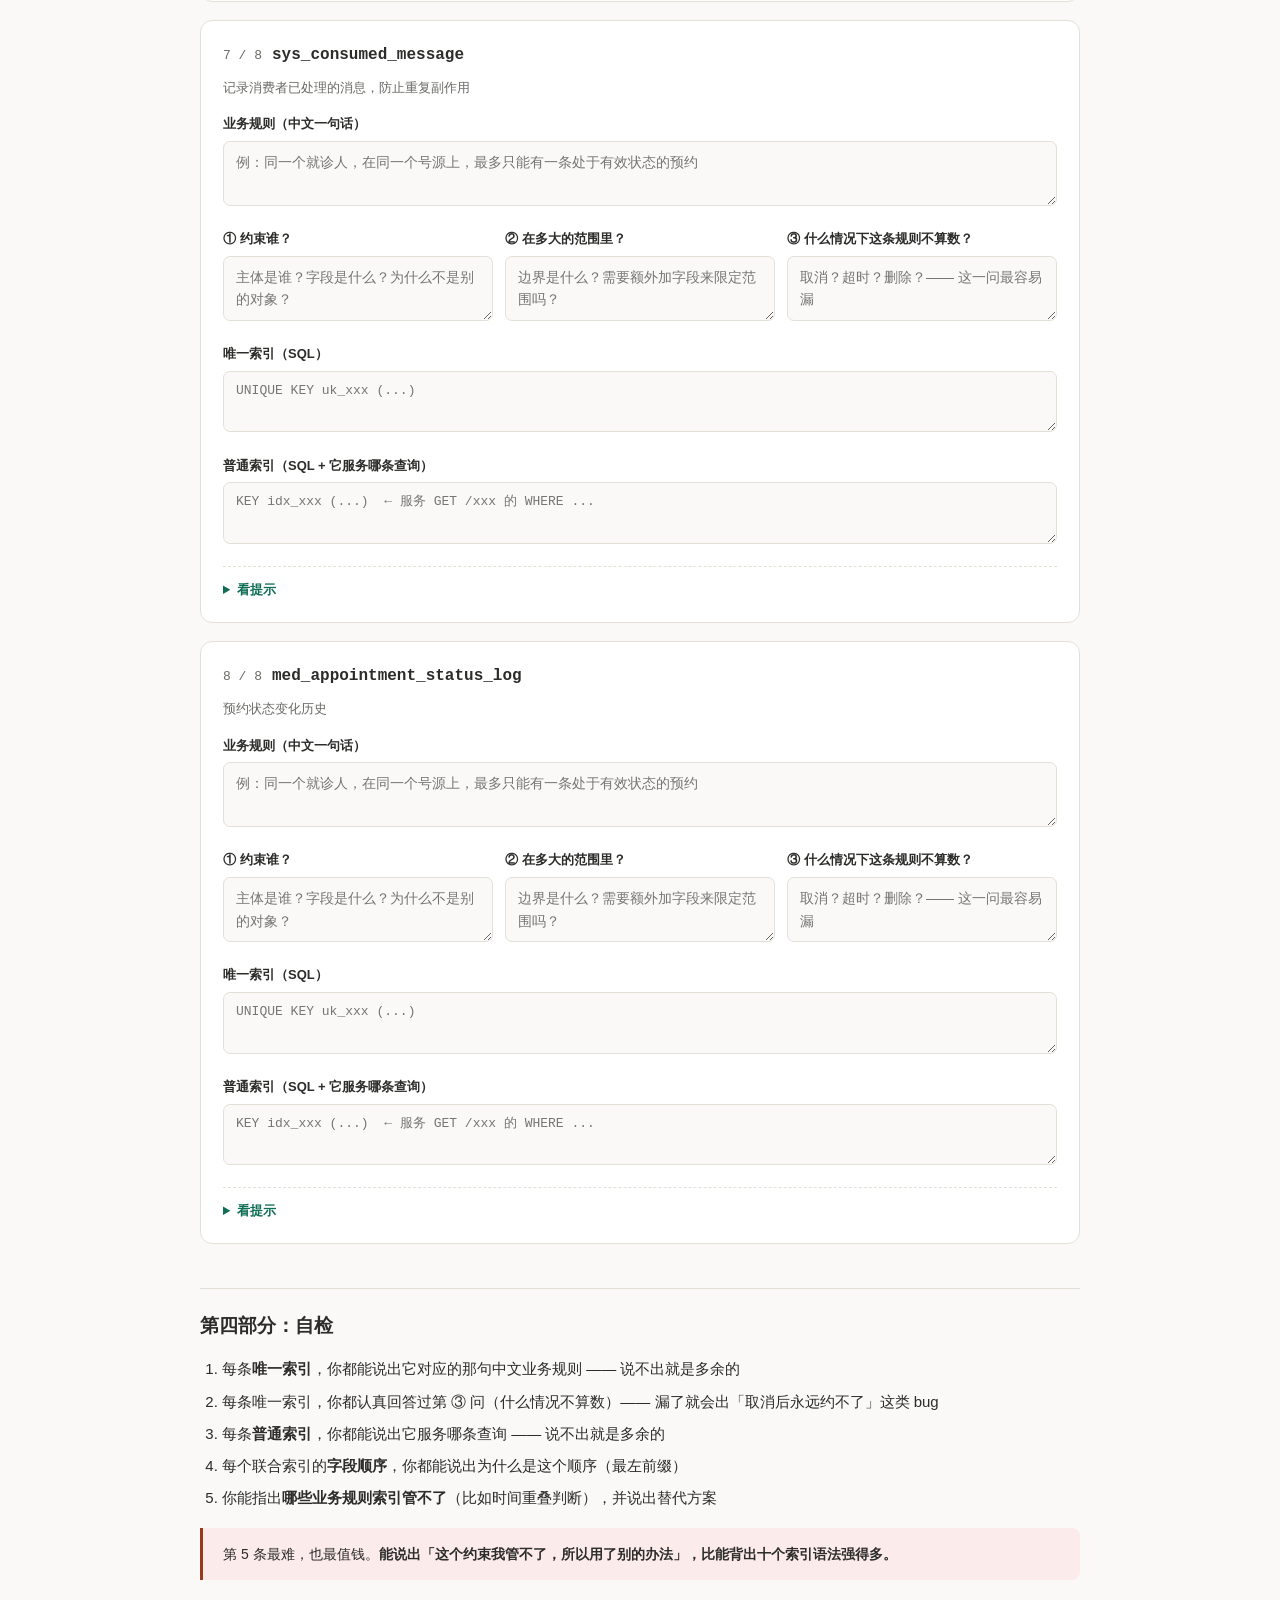
<file: .codex/DAY3_SCHEMA_WORKSHEET.html>
<!DOCTYPE html>
<html lang="zh-CN">
<head>
<meta charset="UTF-8">
<meta name="viewport" content="width=device-width, initial-scale=1">
<title>MedFlow 表与索引设计练习表</title>
<style>
:root{
  --bg:#faf9f7; --surface:#ffffff; --surface2:#f3f1ec; --border:#e3e0d8;
  --text:#2c2c2a; --muted:#6b6a66;
  --accent:#1d9e75; --accent-soft:#e1f5ee; --accent-line:#0f6e56;
  --warn:#a32d2d; --warn-soft:#fcebeb; --warn-line:#993c1d;
  --blue:#185fa5; --blue-soft:#e6f1fb; --blue-line:#0c447c;
}
@media (prefers-color-scheme: dark){
  :root{
    --bg:#1a1a19; --surface:#242422; --surface2:#2e2e2b; --border:#3d3d39;
    --text:#eceae5; --muted:#9a9892;
    --accent:#5dcaa5; --accent-soft:#085041; --accent-line:#5dcaa5;
    --warn:#f09595; --warn-soft:#791f1f; --warn-line:#f09595;
    --blue:#85b7eb; --blue-soft:#0c447c; --blue-line:#85b7eb;
  }
}
*{box-sizing:border-box}
body{
  margin:0; padding:0 20px 80px; background:var(--bg); color:var(--text);
  font-family:-apple-system,BlinkMacSystemFont,"Segoe UI","PingFang SC","Hiragino Sans GB","Microsoft YaHei",sans-serif;
  font-size:15px; line-height:1.75;
}
.wrap{max-width:880px;margin:0 auto}
header{padding:48px 0 8px;border-bottom:1px solid var(--border);margin-bottom:32px}
h1{font-size:26px;font-weight:600;margin:0 0 8px;letter-spacing:-.3px}
.sub{color:var(--muted);font-size:14px;margin:0}
h2{font-size:19px;font-weight:600;margin:44px 0 14px;padding-top:20px;border-top:1px solid var(--border)}
h2:first-of-type{border-top:none;padding-top:0}
h3{font-size:16px;font-weight:600;margin:0 0 4px;font-family:ui-monospace,SFMono-Regular,Menlo,Consolas,monospace}
p{margin:0 0 12px}
.creed{background:var(--accent-soft);border-left:3px solid var(--accent-line);padding:18px 22px;border-radius:0 8px 8px 0;margin:16px 0}
.creed p{margin:0 0 6px}
.creed p:last-child{margin:0}
.creed strong{color:var(--accent-line)}
.qbox{background:var(--surface);border:1px solid var(--border);border-radius:10px;padding:18px 22px;margin:14px 0}
.qbox .q{font-weight:600;margin-bottom:4px}
.qbox .a{color:var(--muted);font-size:14px}
.qbox .f{font-family:ui-monospace,SFMono-Regular,Menlo,Consolas,monospace;color:var(--accent-line);font-size:13px;margin-top:6px}
.warnbox{background:var(--warn-soft);border-left:3px solid var(--warn-line);padding:14px 20px;border-radius:0 8px 8px 0;margin:16px 0;font-size:14px}
.infobox{background:var(--blue-soft);border-left:3px solid var(--blue-line);padding:14px 20px;border-radius:0 8px 8px 0;margin:16px 0;font-size:14px}
table{width:100%;border-collapse:collapse;margin:14px 0;font-size:14px}
th,td{border:1px solid var(--border);padding:9px 12px;text-align:left;vertical-align:top}
th{background:var(--surface2);font-weight:600}
code{font-family:ui-monospace,SFMono-Regular,Menlo,Consolas,monospace;font-size:13px;background:var(--surface2);padding:1px 5px;border-radius:4px}
pre{background:var(--surface2);border:1px solid var(--border);border-radius:8px;padding:14px 16px;overflow-x:auto;font-size:13px;line-height:1.6;font-family:ui-monospace,SFMono-Regular,Menlo,Consolas,monospace}
pre code{background:none;padding:0}
.card{background:var(--surface);border:1px solid var(--border);border-radius:12px;padding:20px 22px;margin:18px 0}
.card-head{display:flex;align-items:baseline;gap:10px;margin-bottom:4px}
.num{color:var(--muted);font-size:13px;font-family:ui-monospace,monospace}
.desc{color:var(--muted);font-size:13px;margin:0 0 14px}
.field{margin-bottom:14px}
label{display:block;font-size:13px;font-weight:600;margin-bottom:5px;color:var(--text)}
textarea{
  width:100%;min-height:58px;padding:9px 12px;border:1px solid var(--border);border-radius:7px;
  background:var(--bg);color:var(--text);font-size:14px;line-height:1.6;resize:vertical;
  font-family:inherit;
}
textarea:focus{outline:none;border-color:var(--accent-line);background:var(--surface)}
textarea.mono{font-family:ui-monospace,SFMono-Regular,Menlo,Consolas,monospace;font-size:13px}
.grid3{display:grid;grid-template-columns:1fr 1fr 1fr;gap:12px}
@media (max-width:640px){.grid3{grid-template-columns:1fr}}
details{margin-top:12px;border-top:1px dashed var(--border);padding-top:12px}
summary{cursor:pointer;font-size:13px;color:var(--accent-line);font-weight:600;user-select:none}
summary:hover{opacity:.75}
.hint{font-size:13px;color:var(--muted);margin-top:10px;line-height:1.7}
.bar{position:sticky;bottom:0;background:var(--surface);border-top:1px solid var(--border);margin-top:36px;padding:14px 0;display:flex;gap:10px;align-items:center;flex-wrap:wrap}
button{
  background:var(--accent);color:#fff;border:none;border-radius:7px;padding:9px 18px;
  font-size:14px;font-weight:600;cursor:pointer;font-family:inherit;
}
button:hover{opacity:.88}
button.ghost{background:transparent;color:var(--muted);border:1px solid var(--border)}
.saved{font-size:13px;color:var(--muted)}
ol,ul{margin:0 0 14px;padding-left:22px}
li{margin-bottom:6px}
</style>
</head>
<body>
<div class="wrap">

<header>
  <h1>MedFlow 表与索引设计练习表</h1>
  <p class="sub">从业务规则推导索引 — 填写内容自动存在本机浏览器，关掉再开还在</p>
</header>

<h2>核心命题</h2>
<div class="creed">
  <p><strong>每一条唯一索引，都是一句业务规则的翻译。</strong></p>
  <p><strong>每一条普通索引，都是一次查询路径的固化。</strong></p>
  <p>你不是在建索引，你是在<strong>把业务规则钉进数据库</strong>。</p>
</div>
<p>索引不是技巧问题，是「你有没有把业务规则想清楚」的问题。字段不是自己设计的，就永远只能背索引语法，说不出它为什么存在。</p>

<h2>第一部分：推导框架</h2>

<h3 style="font-size:15px;margin-top:20px">A. 推唯一索引 — 从规则推，问三个问题</h3>
<table>
  <tr><th style="width:44px">#</th><th>问题</th><th>答案长什么样</th></tr>
  <tr><td>①</td><td><strong>约束谁？</strong></td><td>主体字段（patient_id / user_id / doctor_id）</td></tr>
  <tr><td>②</td><td><strong>在多大的范围里？</strong></td><td>边界字段（slot_id / schedule_id / work_date）</td></tr>
  <tr><td>③</td><td><strong>什么情况下这条规则不算数？</strong></td><td>状态 / 有效性字段（active_flag / status）</td></tr>
</table>
<div class="warnbox">
  <strong>第 ③ 问最容易漏，也最值钱。</strong>业务规则几乎都有时效性：「不能重复预约」通常是「不能重复<strong>有效</strong>预约」，取消过的、超时的是允许重复的。漏了第 ③ 问 → 用户取消一次就永远约不了了。
</div>

<h3 style="font-size:15px;margin-top:26px">B. 推普通索引 — 从查询推，方向相反</h3>
<ol>
  <li>这张表上会发生哪些查询？（翻接口清单，一个一个列）</li>
  <li>每个查询的 <code>WHERE</code> / <code>ORDER BY</code> 里有哪些字段？</li>
  <li>这些字段按什么顺序排？</li>
</ol>
<div class="infobox">
  <strong>最左前缀不用背，它是第 ③ 问的副产品</strong>：联合索引 <code>(a, b)</code> 能加速 <code>a</code>、能加速 <code>a + b</code>，<strong>不能加速单独的 <code>b</code></strong>。所以字段顺序由查询决定，不是按字母排、也不是按重要性排。
</div>

<h3 style="font-size:15px;margin-top:26px">C. 校验</h3>
<p>每个索引都必须能回答<strong>「它在防什么、或在加速什么」</strong>。答不上来的，删掉。多余索引会拖慢写入，还会让 UPDATE 多锁不必要的行。</p>

<h2>第二部分：完整示范 — med_appointment</h2>

<p><strong>第一步：把业务规则写成中文</strong>（从需求文档抄）</p>
<ul>
  <li>E-03：不同键重复预约 → Service 预检查和数据库唯一约束共同阻止<strong>重复有效预约</strong></li>
  <li>状态机：<code>PENDING_CONFIRMATION</code> / <code>BOOKED</code> / <code>CANCELLED</code> / <code>EXPIRED</code></li>
  <li>取消与超时都要归还号源（说明取消、超时后该号源可以被重新预约）</li>
</ul>
<p>提炼成一句：<strong>同一个就诊人，在同一个号源上，最多只能有一条处于有效状态的预约。</strong></p>

<p><strong>第二步：问三个问题</strong></p>
<div class="qbox">
  <div class="q">① 约束谁？</div>
  <div class="a">就诊人 —— 注意不是登录账号，因为可以给家人挂号</div>
  <div class="f">→ patient_id</div>
</div>
<div class="qbox">
  <div class="q">② 在多大的范围里？</div>
  <div class="a">这个号源。slot_id 本身已含「某医生 + 某天 + 某时段」，不用再加 doctor_id / work_date</div>
  <div class="f">→ slot_id</div>
</div>
<div class="qbox">
  <div class="q">③ 什么情况下这条规则不算数？</div>
  <div class="a">已取消 CANCELLED、已超时 EXPIRED</div>
  <div class="f">→ active_flag</div>
</div>

<p><strong>第三步：落成索引</strong></p>
<pre><code>ALTER TABLE med_appointment
  ADD COLUMN active_flag TINYINT
      AS (CASE WHEN status IN ('PENDING_CONFIRMATION','BOOKED') THEN 1 ELSE NULL END) VIRTUAL,
  ADD UNIQUE KEY uk_patient_slot_active (patient_id, slot_id, active_flag);</code></pre>
<p><strong>为什么用生成列 + NULL</strong>：MySQL 没有部分唯一索引（不能写 <code>WHERE status IN (...)</code> 的唯一索引），但它允许唯一索引里出现多个 NULL。已取消 / 已超时的行 <code>active_flag = NULL</code> → 不参与唯一性判断。</p>

<p><strong>第四步：推普通索引（从接口清单）</strong></p>
<table>
  <tr><th>查询从哪来</th><th>SQL</th><th>索引</th></tr>
  <tr><td>GET /appointments 我的预约列表</td><td><code>WHERE patient_id = ? ORDER BY created_at DESC</code></td><td><code>(patient_id, created_at)</code></td></tr>
  <tr><td>超时关闭定时任务</td><td><code>WHERE status='PENDING_CONFIRMATION' AND confirm_deadline &lt; NOW()</code></td><td><code>(status, confirm_deadline)</code></td></tr>
  <tr><td>GET /doctor/appointments</td><td><code>WHERE doctor_id = ? AND work_date = ?</code></td><td>需<strong>冗余</strong>这两个字段才能建</td></tr>
</table>
<div class="infobox">
  <strong>冗余字段的判断标准</strong>：如果一条查询会被高频执行，而它需要的字段在另一张表上，就在本表冗余一份（插入时带过来，<strong>不可变</strong>），为的是能建索引。这个取舍本身就是面试故事：<strong>愿意为保证业务规则 / 查询性能付出存储代价，而不是把校验甩给应用层。</strong>
</div>

<h2>第三部分：练习 — 8 张表</h2>
<p>每张表按三步填：<strong>① 写出业务规则（中文一句）② 问三问，得出唯一索引 ③ 列查询，得出普通索引</strong></p>

<div id="cards"></div>

<h2>第四部分：自检</h2>
<ol>
  <li>每条<strong>唯一索引</strong>，你都能说出它对应的那句中文业务规则 —— 说不出就是多余的</li>
  <li>每条唯一索引，你都认真回答过第 ③ 问（什么情况不算数）—— 漏了就会出「取消后永远约不了」这类 bug</li>
  <li>每条<strong>普通索引</strong>，你都能说出它服务哪条查询 —— 说不出就是多余的</li>
  <li>每个联合索引的<strong>字段顺序</strong>，你都能说出为什么是这个顺序（最左前缀）</li>
  <li>你能指出<strong>哪些业务规则索引管不了</strong>（比如时间重叠判断），并说出替代方案</li>
</ol>
<div class="warnbox">
  第 5 条最难，也最值钱。<strong>能说出「这个约束我管不了，所以用了别的办法」，比能背出十个索引语法强得多。</strong>
</div>

<div class="bar">
  <button onclick="exportMd()">复制我的答案（Markdown）</button>
  <button class="ghost" onclick="clearAll()">清空重填</button>
  <span class="saved" id="saved"></span>
</div>

</div>

<script>
const TABLES = [
  {key:'sys_user', name:'sys_user', desc:'登录身份、密码、角色、账号状态、令牌失效版本',
   hint:'想一想「用户名 / 手机号能不能重复」「删掉的账号能不能重新注册同一个手机号」。第 ③ 问在这里就是一个真决策：如果加了 deleted_at 软删除，唯一索引要不要带上它？'},
  {key:'med_patient', name:'med_patient', desc:'就诊人和 owner_user_id',
   hint:'就诊人挂在 owner_user_id 下。同一个登录账号能不能建两个同名就诊人？就诊人的身份证号要不要唯一？唯一的<b>范围</b>是「全表」还是「同一个 owner 下」？这两种选择对应的业务含义完全不同。'},
  {key:'med_schedule', name:'med_schedule', desc:'医生、诊室、日期、时间和状态',
   hint:'一个医生同一天同一时段，能不能有两条<b>有效</b>排班？已被取消的排班（状态 CANCELLED）要不要占这个约束？<br><br>注意：时间重叠判断（8:00-10:00 和 9:00-11:00）<b>唯一索引管不了</b> —— 在索引里它们就是不重复的两行，只能靠 SELECT ... FOR UPDATE 锁住范围再判断（路线一第五节讲过）。<b>想清楚「哪些约束索引能管、哪些管不了」，这本身就是加分项。</b>'},
  {key:'med_slot', name:'med_slot', desc:'时间段、总容量和剩余容量',
   hint:'Slot 由 Schedule 生成。一条 Schedule 会生成多个时间段（Slot），所以约束是 (schedule_id, start_time, end_time) 还是别的？<br><br>另外：扣减号源要用条件更新，<code>WHERE id = ?</code> 命中主键就够了，<b>不需要额外索引</b>。但「患者浏览可预约号源」的查询 <code>WHERE work_date = ? AND status=\'OPEN\'</code> 呢？'},
  {key:'sys_idempotency_record', name:'sys_idempotency_record', desc:'用户、操作、幂等键、处理结果',
   hint:'第 ③ 问在这里的答案是「<b>失败不算数</b>」—— 业务失败 → 整个事务回滚 → 幂等记录自动消失 → 同 key 可真正重跑。<br><br>所以这张表的唯一索引里<b>没有状态字段</b>，这跟 med_appointment 正好相反。<b>想清楚为什么一个要状态字段、一个不要。</b>'},
  {key:'sys_outbox_event', name:'sys_outbox_event', desc:'与业务事务同时落库、等待投递的事件',
   hint:'Relay 扫描要跑 <code>WHERE status=\'PENDING\' ORDER BY created_at LIMIT 100</code>，而且多实例并发扫描要用 <code>FOR UPDATE SKIP LOCKED</code>。索引要服务这条查询。<br><br>另外想想：这张表需不需要唯一索引来防「同一个业务事件被写两次」？如果需要，唯一键是什么？'},
  {key:'sys_consumed_message', name:'sys_consumed_message', desc:'记录消费者已处理的消息，防止重复副作用',
   hint:'这张表最简单。Outbox 保证「不丢」，它保证「不重」。<br><br>想想它的唯一键需要几个字段、需不需要状态字段。提示：消息 ID 是 MQ 给的还是业务给的？'},
  {key:'med_appointment_status_log', name:'med_appointment_status_log', desc:'预约状态变化历史',
   hint:'这张表<b>大概率不需要唯一索引</b>。为什么？<br><br>因为它记录的是「发生过的事实」，事实可以重复（同状态可以记录多次？还是不行？）。<b>想清楚「要不要防重复记录」这个决策本身。</b><br><br>它的普通索引呢？会按什么查？'}
];

const FIELDS = [
  {k:'rule', label:'业务规则（中文一句话）', ph:'例：同一个就诊人，在同一个号源上，最多只能有一条处于有效状态的预约'},
  {k:'q1', label:'① 约束谁？', ph:'主体是谁？字段是什么？为什么不是别的对象？'},
  {k:'q2', label:'② 在多大的范围里？', ph:'边界是什么？需要额外加字段来限定范围吗？'},
  {k:'q3', label:'③ 什么情况下这条规则不算数？', ph:'取消？超时？删除？—— 这一问最容易漏'},
  {k:'uidx', label:'唯一索引（SQL）', ph:'UNIQUE KEY uk_xxx (...)', mono:true},
  {k:'idx', label:'普通索引（SQL + 它服务哪条查询）', ph:'KEY idx_xxx (...)  ← 服务 GET /xxx 的 WHERE ...', mono:true}
];

const cards = document.getElementById('cards');
TABLES.forEach((t, i) => {
  const card = document.createElement('div');
  card.className = 'card';
  card.dataset.table = t.key;
  let html = '<div class="card-head"><span class="num">' + (i+1) + ' / ' + TABLES.length + '</span><h3>' + t.name + '</h3></div>';
  html += '<p class="desc">' + t.desc + '</p>';
  html += '<div class="field"><label>' + FIELDS[0].label + '</label><textarea id="' + t.key + '_rule" placeholder="' + FIELDS[0].ph + '"></textarea></div>';
  html += '<div class="grid3">';
  for (let j = 1; j <= 3; j++) {
    html += '<div class="field"><label>' + FIELDS[j].label + '</label><textarea id="' + t.key + '_' + FIELDS[j].k + '" placeholder="' + FIELDS[j].ph + '"></textarea></div>';
  }
  html += '</div>';
  html += '<div class="field"><label>' + FIELDS[4].label + '</label><textarea class="mono" id="' + t.key + '_uidx" placeholder="' + FIELDS[4].ph + '"></textarea></div>';
  html += '<div class="field"><label>' + FIELDS[5].label + '</label><textarea class="mono" id="' + t.key + '_idx" placeholder="' + FIELDS[5].ph + '"></textarea></div>';
  html += '<details><summary>看提示</summary><div class="hint">' + t.hint + '</div></details>';
  card.innerHTML = html;
  cards.appendChild(card);
});

const KEY = 'medflow_schema_ws_';
const savedEl = document.getElementById('saved');
document.querySelectorAll('textarea').forEach(ta => {
  const id = KEY + ta.id;
  const v = localStorage.getItem(id);
  if (v) ta.value = v;
  ta.addEventListener('input', () => {
    localStorage.setItem(id, ta.value);
    savedEl.textContent = '已保存 ' + new Date().toLocaleTimeString('zh-CN', {hour:'2-digit', minute:'2-digit'});
    setTimeout(() => { savedEl.textContent = ''; }, 1800);
  });
});

function exportMd() {
  let md = '# MedFlow 表与索引设计练习 — 我的答案\n\n';
  document.querySelectorAll('.card').forEach(card => {
    const name = card.querySelector('h3').textContent;
    md += '## ' + name + '\n\n';
    card.querySelectorAll('.field').forEach(f => {
      const label = f.querySelector('label').textContent;
      const ta = f.querySelector('textarea');
      md += '**' + label + '**\n\n' + (ta.value.trim() || '（未填）') + '\n\n';
    });
    md += '---\n\n';
  });
  navigator.clipboard.writeText(md).then(() => {
    const b = document.querySelector('button');
    const old = b.textContent;
    b.textContent = '已复制到剪贴板';
    setTimeout(() => { b.textContent = old; }, 1600);
  });
}

function clearAll() {
  if (!confirm('确定清空所有填写内容？此操作不可撤销。')) return;
  document.querySelectorAll('textarea').forEach(ta => {
    ta.value = '';
    localStorage.removeItem(KEY + ta.id);
  });
}
</script>
</body>
</html>
</file>
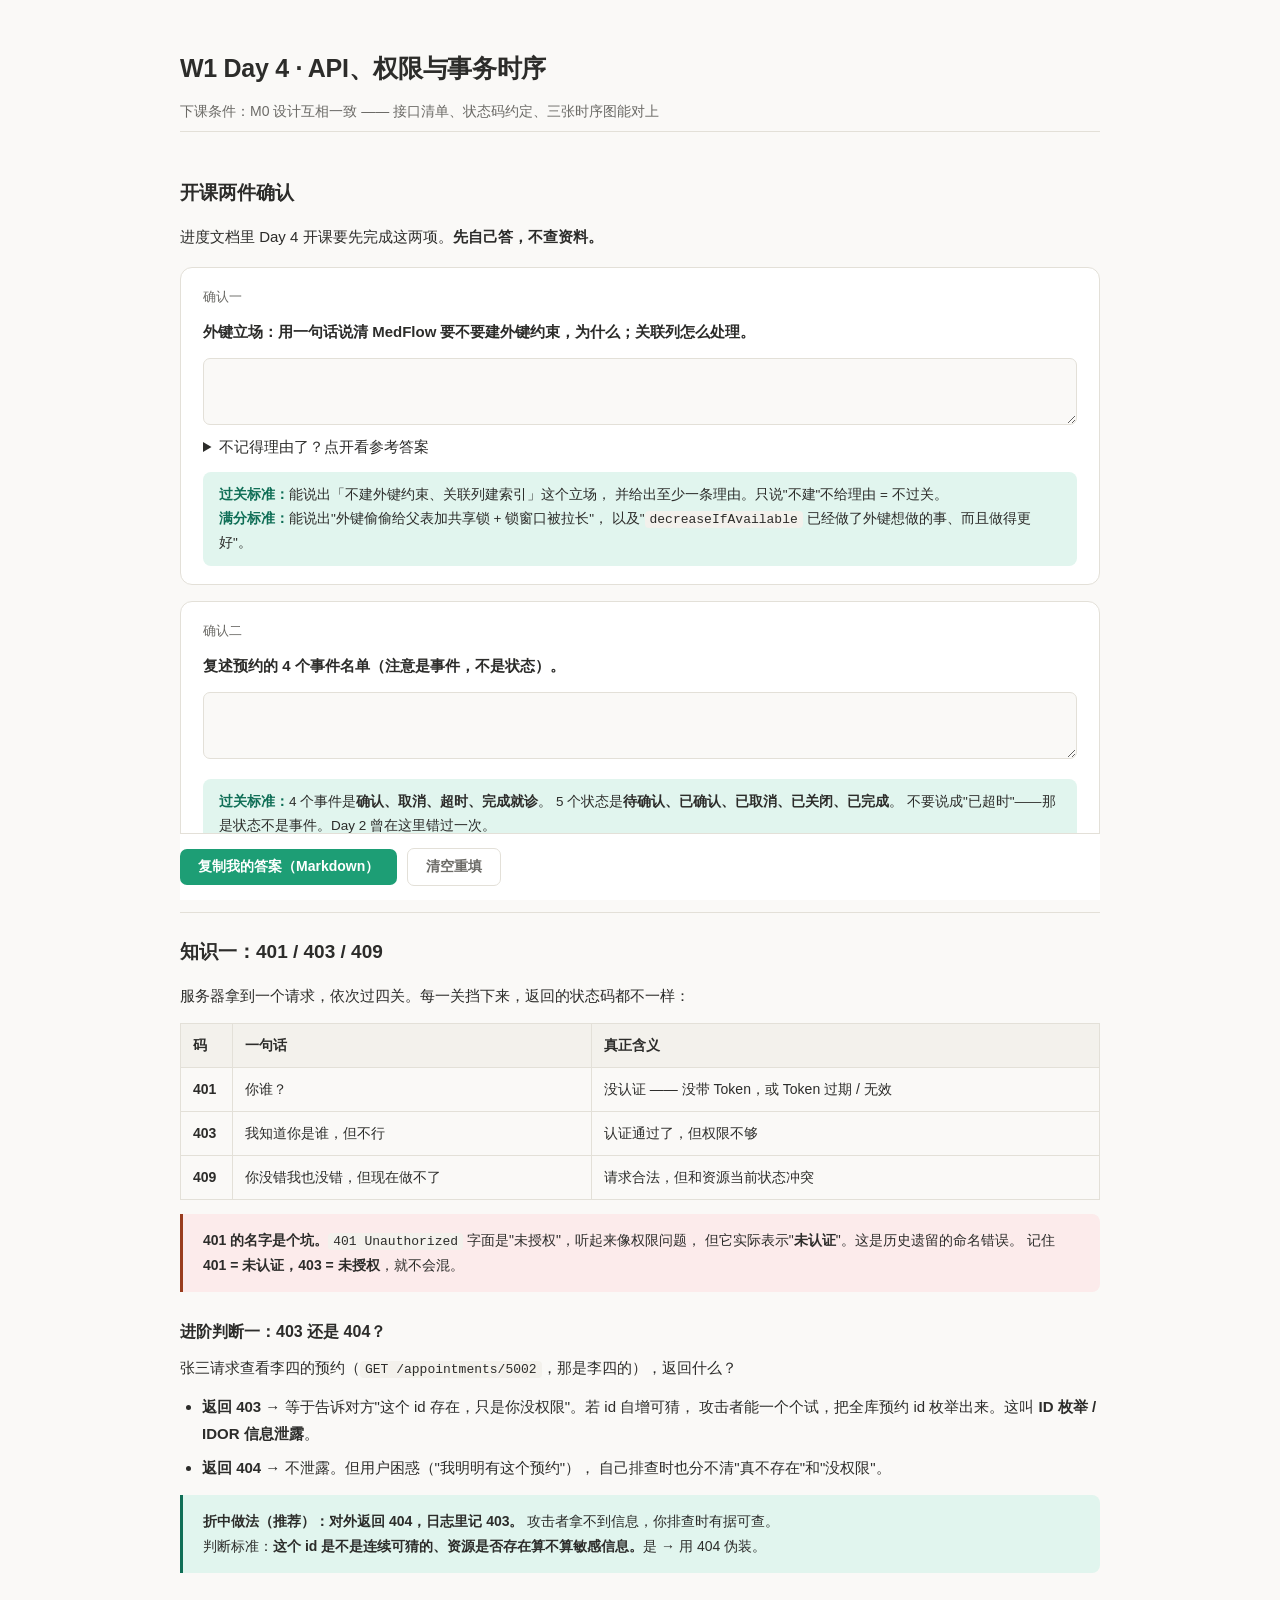
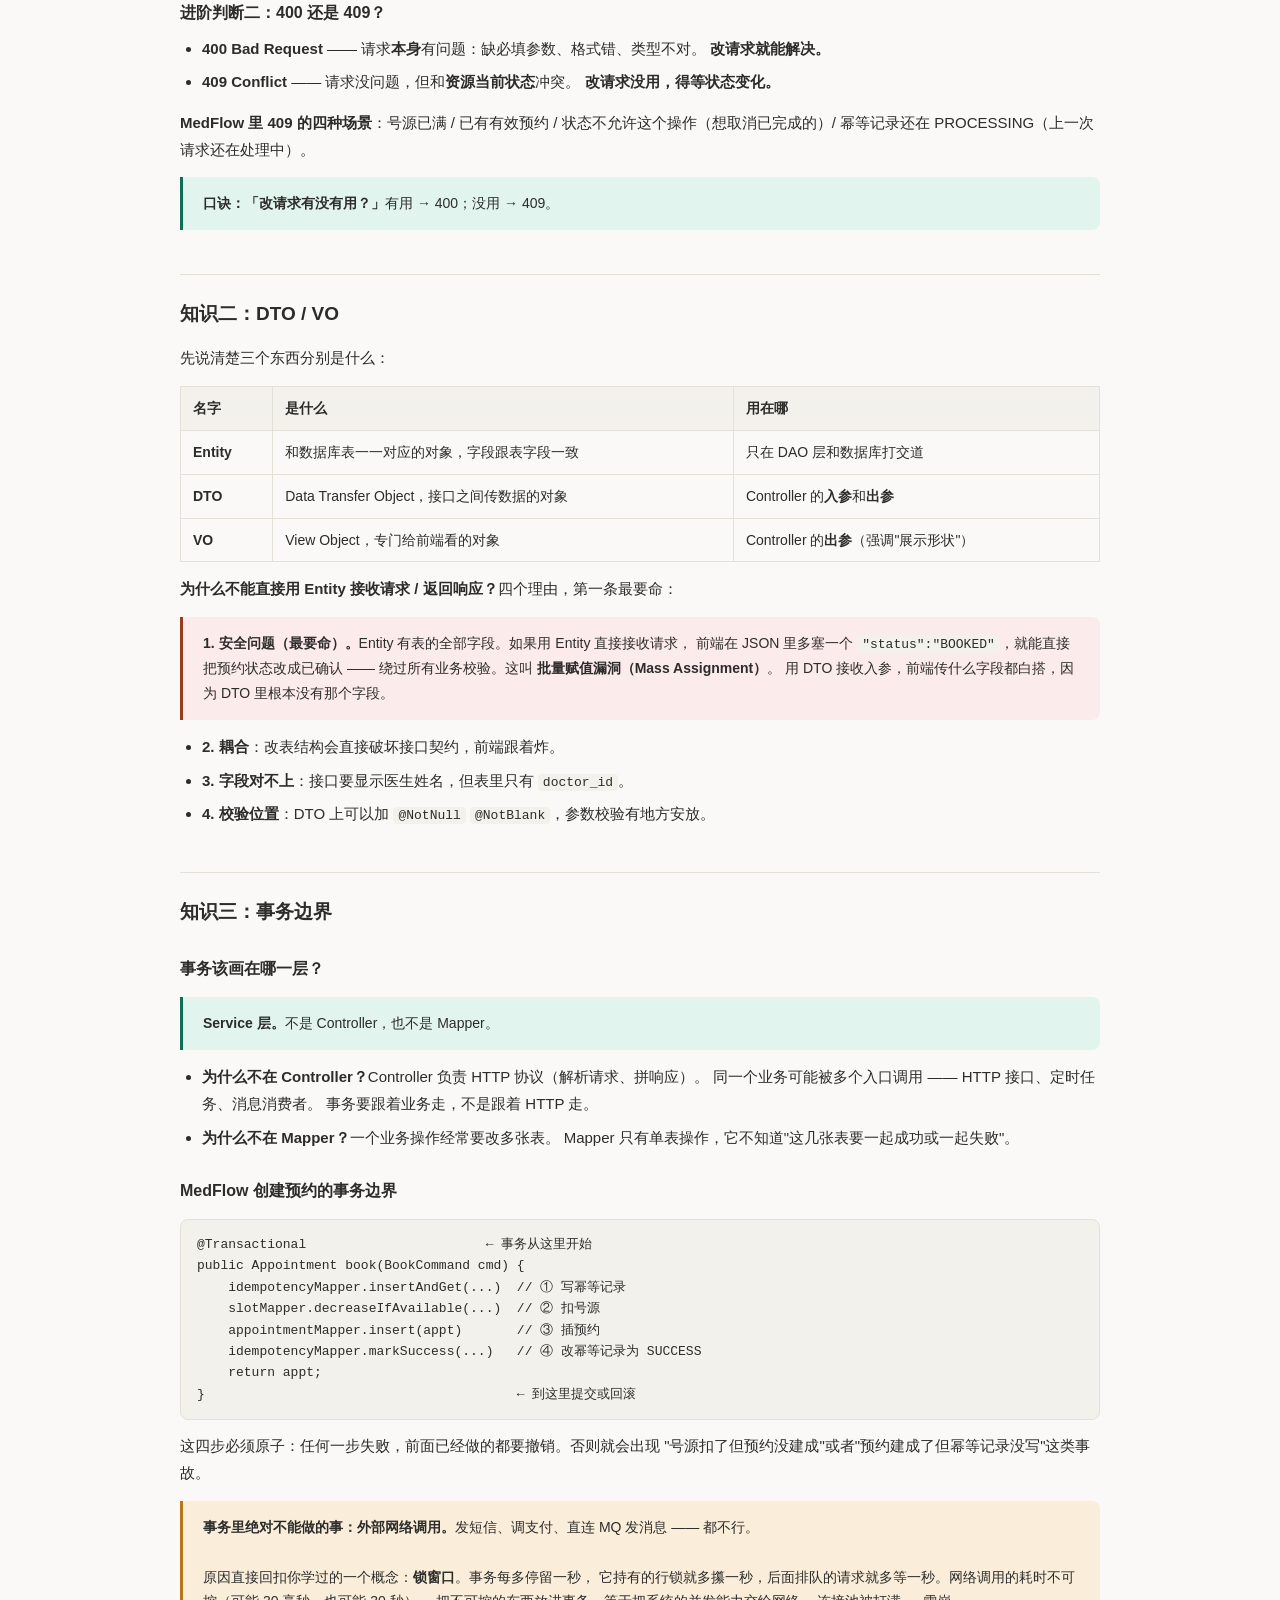
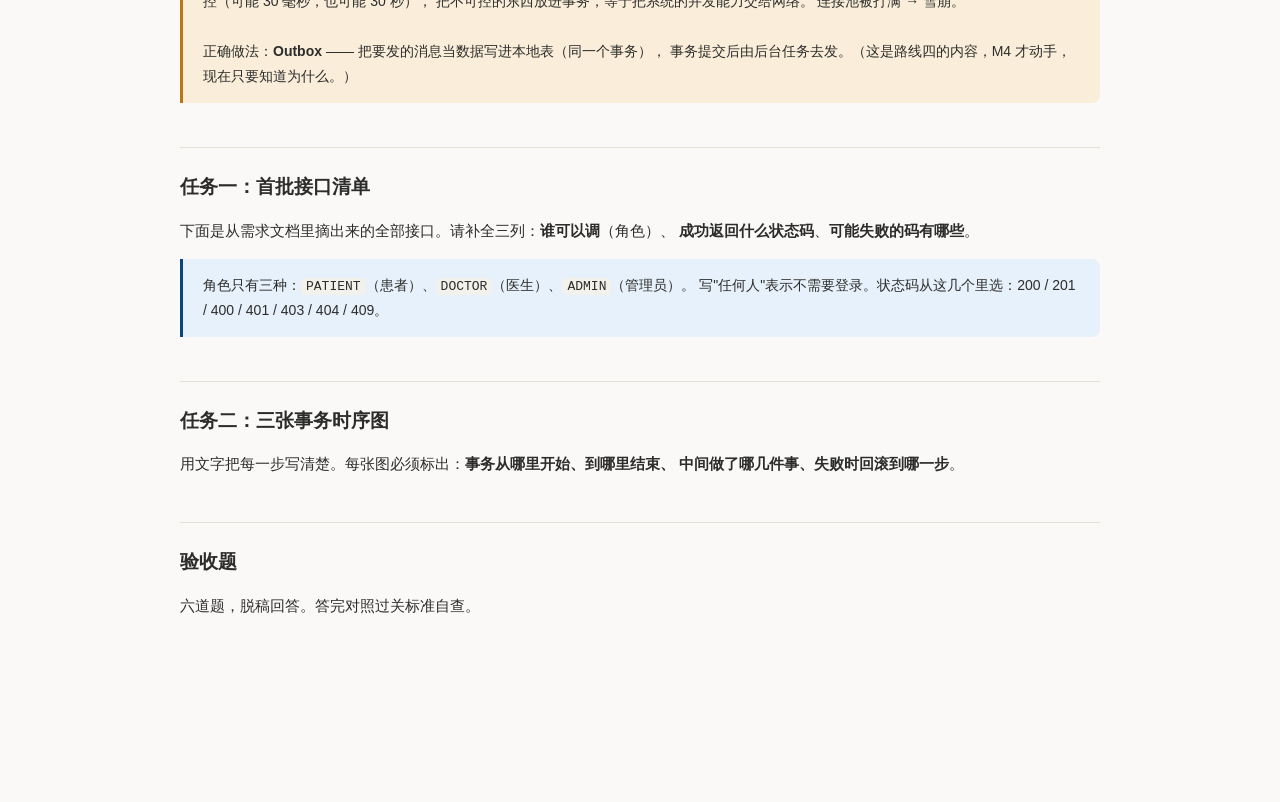
<file: .codex/DAY4_API_PERMISSION_TIMING.html>
<!DOCTYPE html>
<html lang="zh-CN">
<head>
<meta charset="UTF-8">
<meta name="viewport" content="width=device-width, initial-scale=1">
<title>W1 Day 4 · API、权限与事务时序</title>
<style>
:root{
  --bg:#faf9f7; --surface:#ffffff; --surface2:#f3f1ec; --border:#e3e0d8;
  --text:#2c2c2a; --muted:#6b6a66;
  --accent:#1d9e75; --accent-soft:#e1f5ee; --accent-line:#0f6e56;
  --warn:#a32d2d; --warn-soft:#fcebeb; --warn-line:#993c1d;
  --blue:#185fa5; --blue-soft:#e6f1fb; --blue-line:#0c447c;
  --amber:#854f0b; --amber-soft:#faeeda; --amber-line:#ba7517;
}
@media (prefers-color-scheme: dark){
  :root{
    --bg:#1a1a19; --surface:#242422; --surface2:#2e2e2b; --border:#3d3d39;
    --text:#eceae5; --muted:#9a9892;
    --accent:#5dcaa5; --accent-soft:#085041; --accent-line:#5dcaa5;
    --warn:#f09595; --warn-soft:#791f1f; --warn-line:#f09595;
    --blue:#85b7eb; --blue-soft:#0c447c; --blue-line:#85b7eb;
    --amber:#ef9f27; --amber-soft:#633806; --amber-line:#ef9f27;
  }
}
*{box-sizing:border-box}
body{margin:0;padding:0 20px 80px;background:var(--bg);color:var(--text);
  font-family:-apple-system,BlinkMacSystemFont,"Segoe UI","PingFang SC","Hiragino Sans GB","Microsoft YaHei",sans-serif;
  font-size:15px;line-height:1.78}
.wrap{max-width:920px;margin:0 auto}
header{padding:46px 0 8px;border-bottom:1px solid var(--border);margin-bottom:28px}
h1{font-size:25px;font-weight:600;margin:0 0 8px;letter-spacing:-.3px}
.sub{color:var(--muted);font-size:14px;margin:0}
h2{font-size:19px;font-weight:600;margin:44px 0 14px;padding-top:22px;border-top:1px solid var(--border)}
h2:first-of-type{border-top:none;padding-top:0}
h3{font-size:16px;font-weight:600;margin:26px 0 8px}
p{margin:0 0 13px}
code{font-family:ui-monospace,SFMono-Regular,Menlo,Consolas,monospace;font-size:13px;background:var(--surface2);padding:1px 5px;border-radius:4px}
pre{background:var(--surface2);border:1px solid var(--border);border-radius:8px;padding:14px 16px;overflow-x:auto;font-size:13px;line-height:1.65;font-family:ui-monospace,SFMono-Regular,Menlo,Consolas,monospace}
pre code{background:none;padding:0}
table{width:100%;border-collapse:collapse;margin:14px 0;font-size:14px}
th,td{border:1px solid var(--border);padding:9px 12px;text-align:left;vertical-align:top}
th{background:var(--surface2);font-weight:600}
.box{background:var(--surface);border:1px solid var(--border);border-radius:10px;padding:16px 20px;margin:14px 0}
.key{background:var(--accent-soft);border-left:3px solid var(--accent-line);padding:14px 20px;border-radius:0 8px 8px 0;margin:14px 0;font-size:14px}
.warn{background:var(--warn-soft);border-left:3px solid var(--warn-line);padding:14px 20px;border-radius:0 8px 8px 0;margin:14px 0;font-size:14px}
.info{background:var(--blue-soft);border-left:3px solid var(--blue-line);padding:14px 20px;border-radius:0 8px 8px 0;margin:14px 0;font-size:14px}
.amb{background:var(--amber-soft);border-left:3px solid var(--amber-line);padding:14px 20px;border-radius:0 8px 8px 0;margin:14px 0;font-size:14px}
.q{background:var(--surface);border:1px solid var(--border);border-radius:12px;padding:18px 22px;margin:16px 0}
.qno{color:var(--muted);font-size:13px;font-family:ui-monospace,monospace;margin:0 0 10px}
.qbody{margin:0 0 12px;font-weight:600}
label{display:block;font-size:13px;font-weight:600;margin-bottom:6px}
textarea{width:100%;min-height:64px;padding:9px 12px;border:1px solid var(--border);border-radius:7px;
  background:var(--bg);color:var(--text);font-size:14px;line-height:1.7;resize:vertical;font-family:inherit}
textarea:focus{outline:none;border-color:var(--accent-line);background:var(--surface)}
textarea.mono{font-family:ui-monospace,SFMono-Regular,Menlo,Consolas,monospace;font-size:13px;min-height:120px}
.pass{background:var(--accent-soft);border-radius:8px;padding:11px 16px;margin-top:11px;font-size:13.5px}
.pass b{color:var(--accent-line)}
.grp{margin:22px 0 8px;font-weight:600;font-size:15px;color:var(--accent-line)}
.bar{position:sticky;bottom:0;background:var(--surface);border-top:1px solid var(--border);margin-top:36px;padding:14px 0;display:flex;gap:10px;align-items:center;flex-wrap:wrap}
button{background:var(--accent);color:#fff;border:none;border-radius:7px;padding:9px 18px;font-size:14px;font-weight:600;cursor:pointer;font-family:inherit}
button:hover{opacity:.88}
button.ghost{background:transparent;color:var(--muted);border:1px solid var(--border)}
.saved{font-size:13px;color:var(--muted)}
ul,ol{margin:0 0 14px;padding-left:22px}
li{margin-bottom:7px}
</style>
</head>
<body>
<div class="wrap">

<header>
  <h1>W1 Day 4 · API、权限与事务时序</h1>
  <p class="sub">下课条件：M0 设计互相一致 —— 接口清单、状态码约定、三张时序图能对上</p>
</header>

<h2>开课两件确认</h2>
<p>进度文档里 Day 4 开课要先完成这两项。<strong>先自己答，不查资料。</strong></p>

<div class="q">
  <p class="qno">确认一</p>
  <p class="qbody">外键立场：用一句话说清 MedFlow 要不要建外键约束，为什么；关联列怎么处理。</p>
  <textarea id="c1"></textarea>
  <details><summary>不记得理由了？点开看参考答案</summary>
  <div class="box" style="margin-top:12px;font-size:14px">
    <p><strong>立场一句话</strong>：不在数据库层建外键约束，关联关系由应用层的校验和事务保证；
    所有关联列都建普通索引。</p>

    <p><strong>四条理由（从强到弱）</strong></p>
    <ol>
      <li><strong>外键带来你看不见的锁。</strong>写子表时数据库偷偷给父表那一行加<strong>共享锁</strong>，
      共享锁持有到事务 COMMIT 才释放（两阶段锁）→ 热点行的<strong>锁窗口被拉长</strong> → 并发下降。
      更糟的是这些锁<strong>查不出来</strong>：<code>SHOW ENGINE INNODB STATUS</code> 里指向的是一条你根本没写过的 SQL。</li>
      <li><strong>级联不理解业务规则，会静默破坏数据。</strong><code>ON DELETE CASCADE</code> 下误删一个号源，
      几十条预约静默消失，没有校验、没有日志。而按业务规则，有有效预约的号源根本不该被删。</li>
      <li><strong>拖累迁移和批量操作。</strong>批量修数据得先 <code>SET FOREIGN_KEY_CHECKS = 0</code>
      —— 这个操作本身就说明外键在碍事。将来分库分表，跨库外键根本没法用。</li>
      <li><strong>业界规范。</strong>阿里 Java 开发手册：不得使用外键与级联，一切外键概念必须在应用层解决。
      <strong>但只背这一条不算懂，能说清前三条才算。</strong></li>
    </ol>

    <p><strong>代价 + 怎么补</strong><br>
    失去数据库的引用完整性兜底 → 靠 ① 应用层写入校验 ② 删除前检查
    ③ 定期巡检孤儿数据 ④ <strong>业务上用逻辑删除</strong>（医疗数据要留痕）来补。</p>

    <div class="key" style="margin:10px 0"><strong>最值钱的一句（面试加分）</strong><br>
    应用层其实做得更好 —— <code>decreaseIfAvailable</code> 的
    <code>WHERE id = ? AND status = 'OPEN' AND remaining_capacity &gt; 0</code>
    不只检查"号源存在"，还检查"<strong>状态开放且还有余量</strong>"。
    <strong>外键只能检查存在，做不到后者，因为它不理解业务状态。</strong></div>

    <p><strong>关联列</strong>：全部建普通索引。<br>
    <strong>顺手检查</strong>：<code>slot_id</code> 在 <code>uk_patient_slot_active (patient_id, slot_id, active_flag)</code>
    里排第二，按最左前缀，<strong>单独按 slot_id 查询用不上它</strong>，需要单独建 <code>idx_slot</code>。</p>
  </div>
  </details>
  <div class="pass"><b>过关标准：</b>能说出「不建外键约束、关联列建索引」这个立场，
  并给出至少一条理由。只说"不建"不给理由 = 不过关。<br>
  <b>满分标准：</b>能说出"外键偷偷给父表加共享锁 + 锁窗口被拉长"，
  以及"<code>decreaseIfAvailable</code> 已经做了外键想做的事、而且做得更好"。</div>
</div>

<div class="q">
  <p class="qno">确认二</p>
  <p class="qbody">复述预约的 4 个<strong>事件</strong>名单（注意是事件，不是状态）。</p>
  <textarea id="c2"></textarea>
  <div class="pass"><b>过关标准：</b>4 个事件是<strong>确认、取消、超时、完成就诊</strong>。
  5 个状态是<strong>待确认、已确认、已取消、已关闭、已完成</strong>。
  不要说成"已超时"——那是状态不是事件。Day 2 曾在这里错过一次。</div>
</div>

<h2>知识一：401 / 403 / 409</h2>

<p>服务器拿到一个请求，依次过四关。每一关挡下来，返回的状态码都不一样：</p>

<table>
  <tr><th style="width:52px">码</th><th>一句话</th><th>真正含义</th></tr>
  <tr><td><strong>401</strong></td><td>你谁？</td><td>没认证 —— 没带 Token，或 Token 过期 / 无效</td></tr>
  <tr><td><strong>403</strong></td><td>我知道你是谁，但不行</td><td>认证通过了，但权限不够</td></tr>
  <tr><td><strong>409</strong></td><td>你没错我也没错，但现在做不了</td><td>请求合法，但和资源当前状态冲突</td></tr>
</table>

<div class="warn">
  <strong>401 的名字是个坑。</strong><code>401 Unauthorized</code> 字面是"未授权"，听起来像权限问题，
  但它实际表示"<strong>未认证</strong>"。这是历史遗留的命名错误。
  记住 <strong>401 = 未认证，403 = 未授权</strong>，就不会混。
</div>

<h3>进阶判断一：403 还是 404？</h3>
<p>张三请求查看李四的预约（<code>GET /appointments/5002</code>，那是李四的），返回什么？</p>
<ul>
  <li><strong>返回 403</strong> → 等于告诉对方"这个 id 存在，只是你没权限"。若 id 自增可猜，
  攻击者能一个个试，把全库预约 id 枚举出来。这叫 <strong>ID 枚举 / IDOR 信息泄露</strong>。</li>
  <li><strong>返回 404</strong> → 不泄露。但用户困惑（"我明明有这个预约"），
  自己排查时也分不清"真不存在"和"没权限"。</li>
</ul>
<div class="key">
  <strong>折中做法（推荐）：对外返回 404，日志里记 403。</strong>
  攻击者拿不到信息，你排查时有据可查。<br>
  判断标准：<strong>这个 id 是不是连续可猜的、资源是否存在算不算敏感信息。</strong>是 → 用 404 伪装。
</div>

<h3>进阶判断二：400 还是 409？</h3>
<ul>
  <li><strong>400 Bad Request</strong> —— 请求<strong>本身</strong>有问题：缺必填参数、格式错、类型不对。
  <strong>改请求就能解决。</strong></li>
  <li><strong>409 Conflict</strong> —— 请求没问题，但和<strong>资源当前状态</strong>冲突。
  <strong>改请求没用，得等状态变化。</strong></li>
</ul>
<p><strong>MedFlow 里 409 的四种场景</strong>：号源已满 / 已有有效预约 / 状态不允许这个操作（想取消已完成的）/
幂等记录还在 PROCESSING（上一次请求还在处理中）。</p>
<div class="key"><strong>口诀：「改请求有没有用？」</strong>有用 → 400；没用 → 409。</div>

<h2>知识二：DTO / VO</h2>

<p>先说清楚三个东西分别是什么：</p>
<table>
  <tr><th>名字</th><th>是什么</th><th>用在哪</th></tr>
  <tr><td><strong>Entity</strong></td><td>和数据库表一一对应的对象，字段跟表字段一致</td><td>只在 DAO 层和数据库打交道</td></tr>
  <tr><td><strong>DTO</strong></td><td>Data Transfer Object，接口之间传数据的对象</td><td>Controller 的<strong>入参</strong>和<strong>出参</strong></td></tr>
  <tr><td><strong>VO</strong></td><td>View Object，专门给前端看的对象</td><td>Controller 的<strong>出参</strong>（强调"展示形状"）</td></tr>
</table>

<p><strong>为什么不能直接用 Entity 接收请求 / 返回响应？</strong>四个理由，第一条最要命：</p>

<div class="warn">
  <strong>1. 安全问题（最要命）。</strong>Entity 有表的全部字段。如果用 Entity 直接接收请求，
  前端在 JSON 里多塞一个 <code>"status":"BOOKED"</code>，就能直接把预约状态改成已确认 ——
  绕过所有业务校验。这叫 <strong>批量赋值漏洞（Mass Assignment）</strong>。
  用 DTO 接收入参，前端传什么字段都白搭，因为 DTO 里根本没有那个字段。
</div>
<ul>
  <li><strong>2. 耦合</strong>：改表结构会直接破坏接口契约，前端跟着炸。</li>
  <li><strong>3. 字段对不上</strong>：接口要显示医生姓名，但表里只有 <code>doctor_id</code>。</li>
  <li><strong>4. 校验位置</strong>：DTO 上可以加 <code>@NotNull</code> <code>@NotBlank</code>，参数校验有地方安放。</li>
</ul>

<h2>知识三：事务边界</h2>

<h3>事务该画在哪一层？</h3>
<div class="key"><strong>Service 层。</strong>不是 Controller，也不是 Mapper。</div>
<ul>
  <li><strong>为什么不在 Controller？</strong>Controller 负责 HTTP 协议（解析请求、拼响应）。
  同一个业务可能被多个入口调用 —— HTTP 接口、定时任务、消息消费者。
  事务要跟着业务走，不是跟着 HTTP 走。</li>
  <li><strong>为什么不在 Mapper？</strong>一个业务操作经常要改多张表。
  Mapper 只有单表操作，它不知道"这几张表要一起成功或一起失败"。</li>
</ul>

<h3>MedFlow 创建预约的事务边界</h3>
<pre><code>@Transactional                       ← 事务从这里开始
public Appointment book(BookCommand cmd) {
    idempotencyMapper.insertAndGet(...)  // ① 写幂等记录
    slotMapper.decreaseIfAvailable(...)  // ② 扣号源
    appointmentMapper.insert(appt)       // ③ 插预约
    idempotencyMapper.markSuccess(...)   // ④ 改幂等记录为 SUCCESS
    return appt;
}                                        ← 到这里提交或回滚</code></pre>
<p>这四步必须原子：任何一步失败，前面已经做的都要撤销。否则就会出现
"号源扣了但预约没建成"或者"预约建成了但幂等记录没写"这类事故。</p>

<div class="amb">
  <strong>事务里绝对不能做的事：外部网络调用。</strong>发短信、调支付、直连 MQ 发消息 —— 都不行。<br><br>
  原因直接回扣你学过的一个概念：<strong>锁窗口</strong>。事务每多停留一秒，
  它持有的行锁就多攥一秒，后面排队的请求就多等一秒。网络调用的耗时不可控（可能 30 毫秒，也可能 30 秒），
  把不可控的东西放进事务，等于把系统的并发能力交给网络。
  连接池被打满 → 雪崩。<br><br>
  正确做法：<strong>Outbox</strong> —— 把要发的消息当数据写进本地表（同一个事务），
  事务提交后由后台任务去发。（这是路线四的内容，M4 才动手，现在只要知道为什么。）
</div>

<h2>任务一：首批接口清单</h2>
<p>下面是从需求文档里摘出来的全部接口。请补全三列：<strong>谁可以调</strong>（角色）、
<strong>成功返回什么状态码</strong>、<strong>可能失败的码有哪些</strong>。</p>
<div class="info">
  角色只有三种：<code>PATIENT</code>（患者）、<code>DOCTOR</code>（医生）、<code>ADMIN</code>（管理员）。
  写"任何人"表示不需要登录。状态码从这几个里选：200 / 201 / 400 / 401 / 403 / 404 / 409。
</div>
<div id="apis"></div>

<h2>任务二：三张事务时序图</h2>
<p>用文字把每一步写清楚。每张图必须标出：<strong>事务从哪里开始、到哪里结束、
中间做了哪几件事、失败时回滚到哪一步</strong>。</p>
<div id="seqs"></div>

<h2>验收题</h2>
<p>六道题，脱稿回答。答完对照过关标准自查。</p>
<div id="exam"></div>

<div class="bar">
  <button onclick="exportMd()">复制我的答案（Markdown）</button>
  <button class="ghost" onclick="clearAll()">清空重填</button>
  <span class="saved" id="saved"></span>
</div>

</div>

<script>
const API_GROUPS = [
  {g:'认证', items:[
    {m:'POST', p:'/auth/login'},
    {m:'POST', p:'/auth/logout'}
  ]},
  {g:'就诊人', items:[
    {m:'POST', p:'/patients'},
    {m:'GET',  p:'/patients'},
    {m:'GET',  p:'/patients/{id}'}
  ]},
  {g:'基础查询', items:[
    {m:'GET', p:'/departments'},
    {m:'GET', p:'/doctors'},
    {m:'GET', p:'/clinic-rooms'}
  ]},
  {g:'排班（管理员）', items:[
    {m:'POST', p:'/admin/schedules'},
    {m:'POST', p:'/admin/schedules/{id}/publish'},
    {m:'POST', p:'/admin/schedules/{id}/close'}
  ]},
  {g:'号源', items:[
    {m:'GET', p:'/slots'},
    {m:'GET', p:'/slots/{id}'}
  ]},
  {g:'预约（核心）', items:[
    {m:'POST', p:'/appointments'},
    {m:'POST', p:'/appointments/{id}/confirm'},
    {m:'POST', p:'/appointments/{id}/cancel'},
    {m:'GET',  p:'/appointments/{id}'},
    {m:'GET',  p:'/appointments'}
  ]},
  {g:'医生视角', items:[
    {m:'GET', p:'/doctor/schedules'},
    {m:'GET', p:'/doctor/appointments'}
  ]}
];

const SEQS = [
  {k:'seq1', t:'时序图 1：创建预约（成功路径）',
   d:'张三预约号源 88，一切顺利。请写出：事务从哪开始 → 依次做了哪几步 → 事务在哪提交 → 返回什么。'},
  {k:'seq2', t:'时序图 2：创建预约（号源不足，失败回滚）',
   d:'号源 88 剩余 0。请写出：事务开始 → 走到哪一步失败 → 抛什么异常 → 事务回滚撤销了哪些已经做的操作 → 返回什么状态码。特别说明：此时幂等记录会怎样？'},
  {k:'seq3', t:'时序图 3：取消与超时同时发生',
   d:'张三手动取消，同时定时任务判定这条预约超时，两个操作并发。请写出：两个事务各自在做什么 → 谁等谁 → 谁成功谁失败 → 号源被归还几次 → 失败的那个返回什么状态码。'}
];

const EXAM = [
  {n:1, b:'401 和 403 的区别是什么？各举一个 MedFlow 里的具体例子。',
   p:'401 = 没认证（没带 Token 或 Token 过期），403 = 认证了但权限不够。例子要说具体：比如"没登录就调 GET /appointments/1 → 401"；"患者调 POST /admin/schedules → 403"。举不出具体例子 = 不过关。'},
  {n:2, b:'患者 A 请求查看患者 B 的预约，应该返回 403 还是 404？为什么？',
   p:'说出两难的实质：403 泄露"资源存在"（ID 枚举 / IDOR），404 不泄露但用户困惑、排查困难。
   能给出折中方案（对外 404、日志记 403）更好。只答一个码不给理由 = 不过关。'},
  {n:3, b:'400 和 409 的区别？"号源已满"应该是哪个？为什么？',
   p:'400 = 请求本身有问题，改请求就能解决；409 = 请求合法但与当前状态冲突，改请求没用。
   "号源已满"是 <strong>409</strong>，因为请求参数完全合法，换个时间再来可能就成了。
   核心判据："改请求有没有用"。'},
  {n:4, b:'为什么要有 DTO / VO，直接用 Entity 返回给前端会有什么问题？',
   p:'至少说出<strong>批量赋值漏洞</strong>（前端多塞一个 status 字段就能改状态）这条，
   外加耦合、字段不匹配、校验无处安放中的任意一条。只说"规范"/"解耦" = 不过关。'},
  {n:5, b:'创建预约方法的事务边界应该画在哪一层？为什么事务里不能调外部接口？',
   p:'边界在 <strong>Service 层</strong>（不在 Controller 也不在 Mapper），理由要说清。
   事务里不能调外部接口的原因要说到<strong>锁窗口</strong>：网络耗时不可控 → 持锁时间变长 →
   排队请求变多 → 连接池打满 → 雪崩。能说出 Outbox 是解法更好。'},
  {n:6, b:'取消与超时同时发生，事务边界怎么保证号源只归还一次？',
   p:'两个事务都执行带状态条件的更新（CAS），同一条预约只可能有一个把状态从有效改成终态成功；
   成功的那个受影响行数 = 1 才去归还号源，失败的 = 0 就不归还。
   核心词：<strong>受影响行数决定谁该干活</strong>。'}
];

function field(id, label, mono, minH){
  return '<label>'+label+'</label><textarea '+(mono?'class="mono" ':'')+'id="'+id+'"'+(minH?' style="min-height:'+minH+'px"':'')+'></textarea>';
}

const apiBox = document.getElementById('apis');
let n = 0;
API_GROUPS.forEach(g => {
  const h = document.createElement('div');
  h.className = 'grp';
  h.textContent = g.g;
  apiBox.appendChild(h);
  g.items.forEach(it => {
    n++;
    const d = document.createElement('div');
    d.className = 'q';
    d.innerHTML =
      '<p class="qno">接口 ' + n + '</p>' +
      '<p class="qbody"><code>' + it.m + ' ' + it.p + '</code></p>' +
      '<label>谁可以调（角色）</label><textarea id="api' + n + '_role" style="min-height:44px"></textarea>' +
      '<label>成功返回什么状态码</label><textarea id="api' + n + '_ok" style="min-height:44px"></textarea>' +
      '<label>可能失败的码 + 触发条件</label><textarea id="api' + n + '_err"></textarea>';
    apiBox.appendChild(d);
  });
});

const seqBox = document.getElementById('seqs');
SEQS.forEach((s, i) => {
  const d = document.createElement('div');
  d.className = 'q';
  d.innerHTML = '<p class="qno">第 ' + (i+1) + ' 张 / 共 ' + SEQS.length + ' 张</p>' +
    '<p class="qbody">' + s.t + '</p><p style="font-weight:400;margin-bottom:12px">' + s.d + '</p>' +
    field(s.k, '我的时序图', false, 150);
  seqBox.appendChild(d);
});

const examBox = document.getElementById('exam');
EXAM.forEach(q => {
  const d = document.createElement('div');
  d.className = 'q';
  d.innerHTML = '<p class="qno">验收题 ' + q.n + ' / ' + EXAM.length + '</p>' +
    '<p class="qbody">' + q.b + '</p>' +
    field('exam' + q.n, '我的答案', false, 90) +
    '<div class="pass"><b>过关标准：</b>' + q.p + '</div>';
  examBox.appendChild(d);
});

const KEY = 'medflow_day4_';
const savedEl = document.getElementById('saved');
document.querySelectorAll('textarea').forEach(ta => {
  const v = localStorage.getItem(KEY + ta.id);
  if (v) ta.value = v;
  ta.addEventListener('input', () => {
    localStorage.setItem(KEY + ta.id, ta.value);
    savedEl.textContent = '已保存 ' + new Date().toLocaleTimeString('zh-CN', {hour:'2-digit', minute:'2-digit'});
    setTimeout(() => { savedEl.textContent = ''; }, 1800);
  });
});

function exportMd() {
  let md = '# W1 Day 4 · API、权限与事务时序 — 我的答案\n\n';
  md += '## 开课两件确认\n\n**确认一（外键立场）**\n\n' +
        (document.getElementById('c1').value.trim() || '（未填）') +
        '\n\n**确认二（4 个事件）**\n\n' +
        (document.getElementById('c2').value.trim() || '（未填）') + '\n\n';

  md += '## 任务一：接口清单\n\n| 接口 | 谁可以调 | 成功 | 失败 |\n|---|---|---|---|\n';
  let k = 0;
  API_GROUPS.forEach(g => {
    g.items.forEach(it => {
      k++;
      const gv = id => (document.getElementById(id).value.trim() || '-').replace(/\n/g, ' ');
      md += '| ' + it.m + ' ' + it.p + ' | ' + gv('api'+k+'_role') + ' | ' +
            gv('api'+k+'_ok') + ' | ' + gv('api'+k+'_err') + ' |\n';
    });
  });

  md += '\n## 任务二：三张事务时序图\n\n';
  SEQS.forEach((s, i) => {
    md += '### ' + s.t + '\n\n' + (document.getElementById(s.k).value.trim() || '（未填）') + '\n\n';
  });

  md += '## 验收题\n\n';
  EXAM.forEach(q => {
    md += '**' + q.n + '. ' + q.b + '**\n\n' +
          (document.getElementById('exam'+q.n).value.trim() || '（未填）') + '\n\n';
  });

  navigator.clipboard.writeText(md).then(() => {
    const b = document.querySelector('button');
    const old = b.textContent;
    b.textContent = '已复制到剪贴板';
    setTimeout(() => { b.textContent = old; }, 1600);
  });
}

function clearAll() {
  if (!confirm('确定清空所有填写内容？此操作不可撤销。')) return;
  document.querySelectorAll('textarea').forEach(ta => {
    ta.value = '';
    localStorage.removeItem(KEY + ta.id);
  });
}
</script>
</body>
</html>
</file>
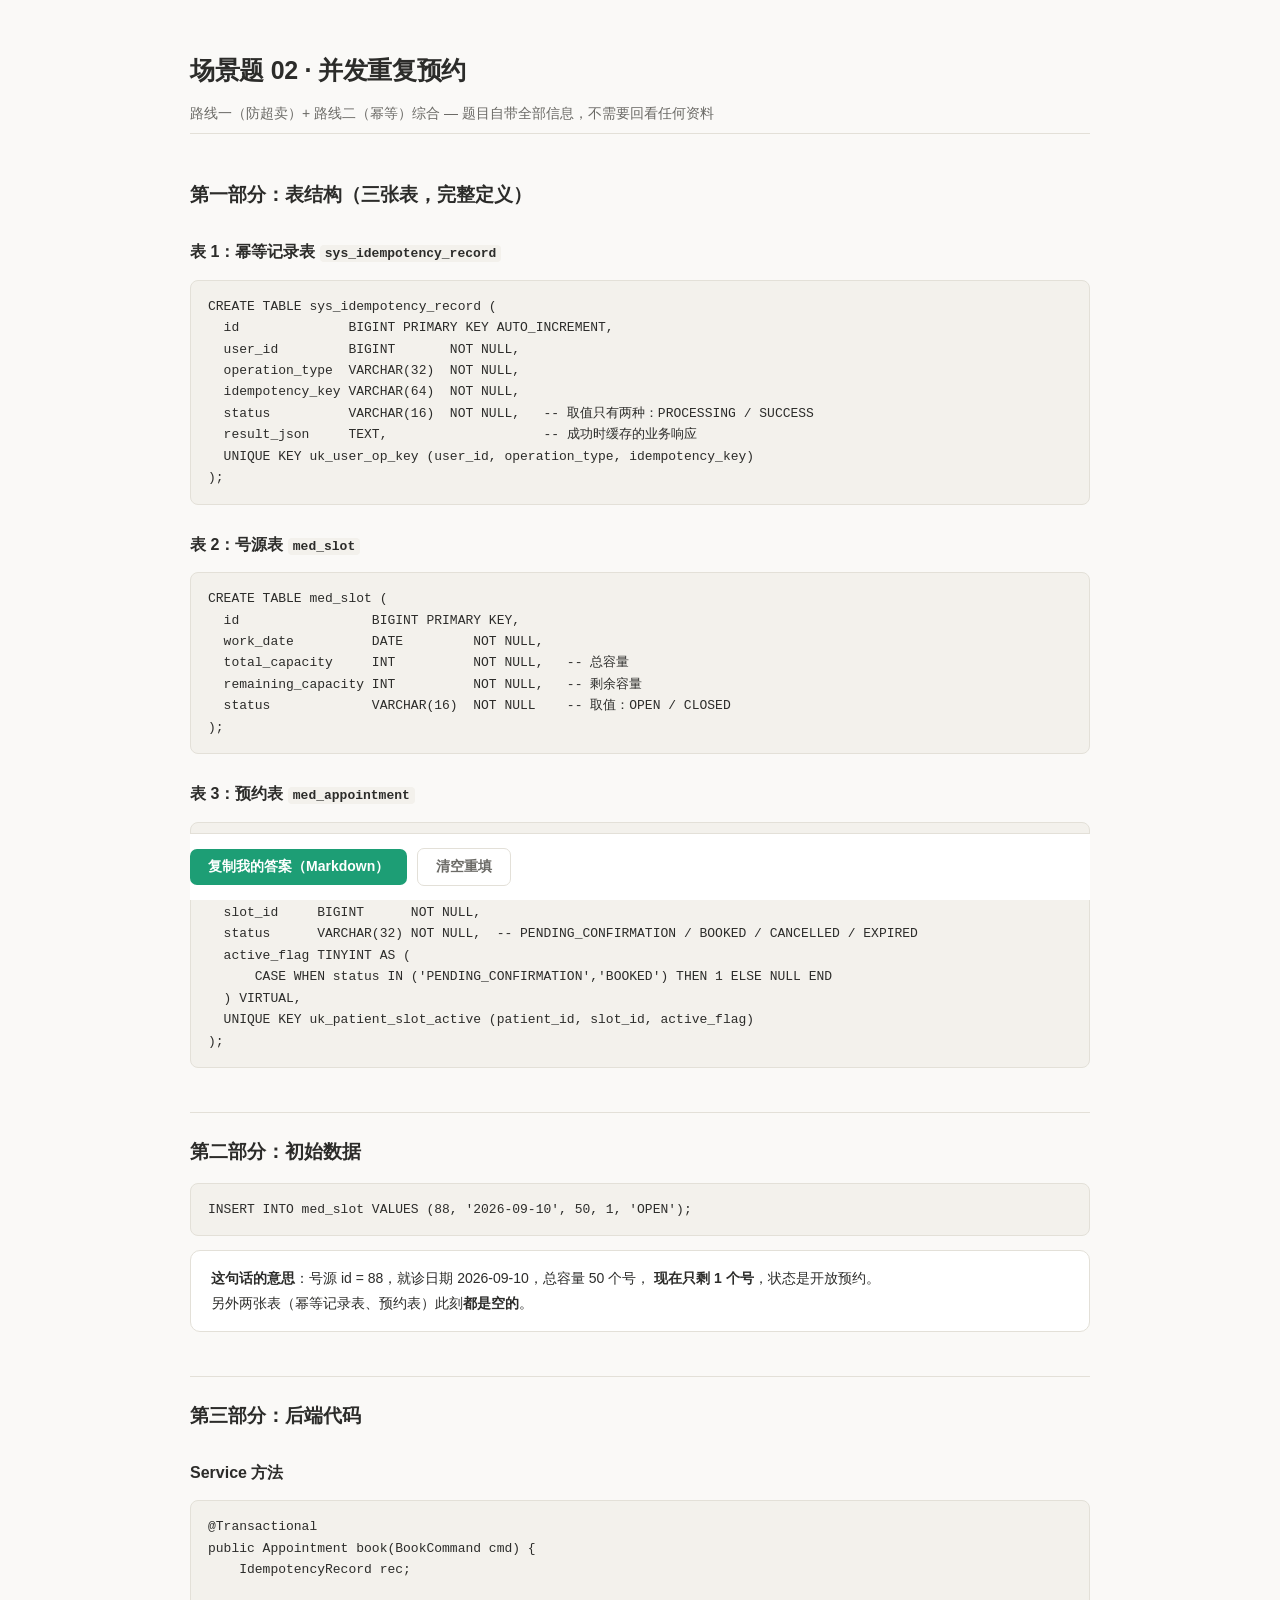
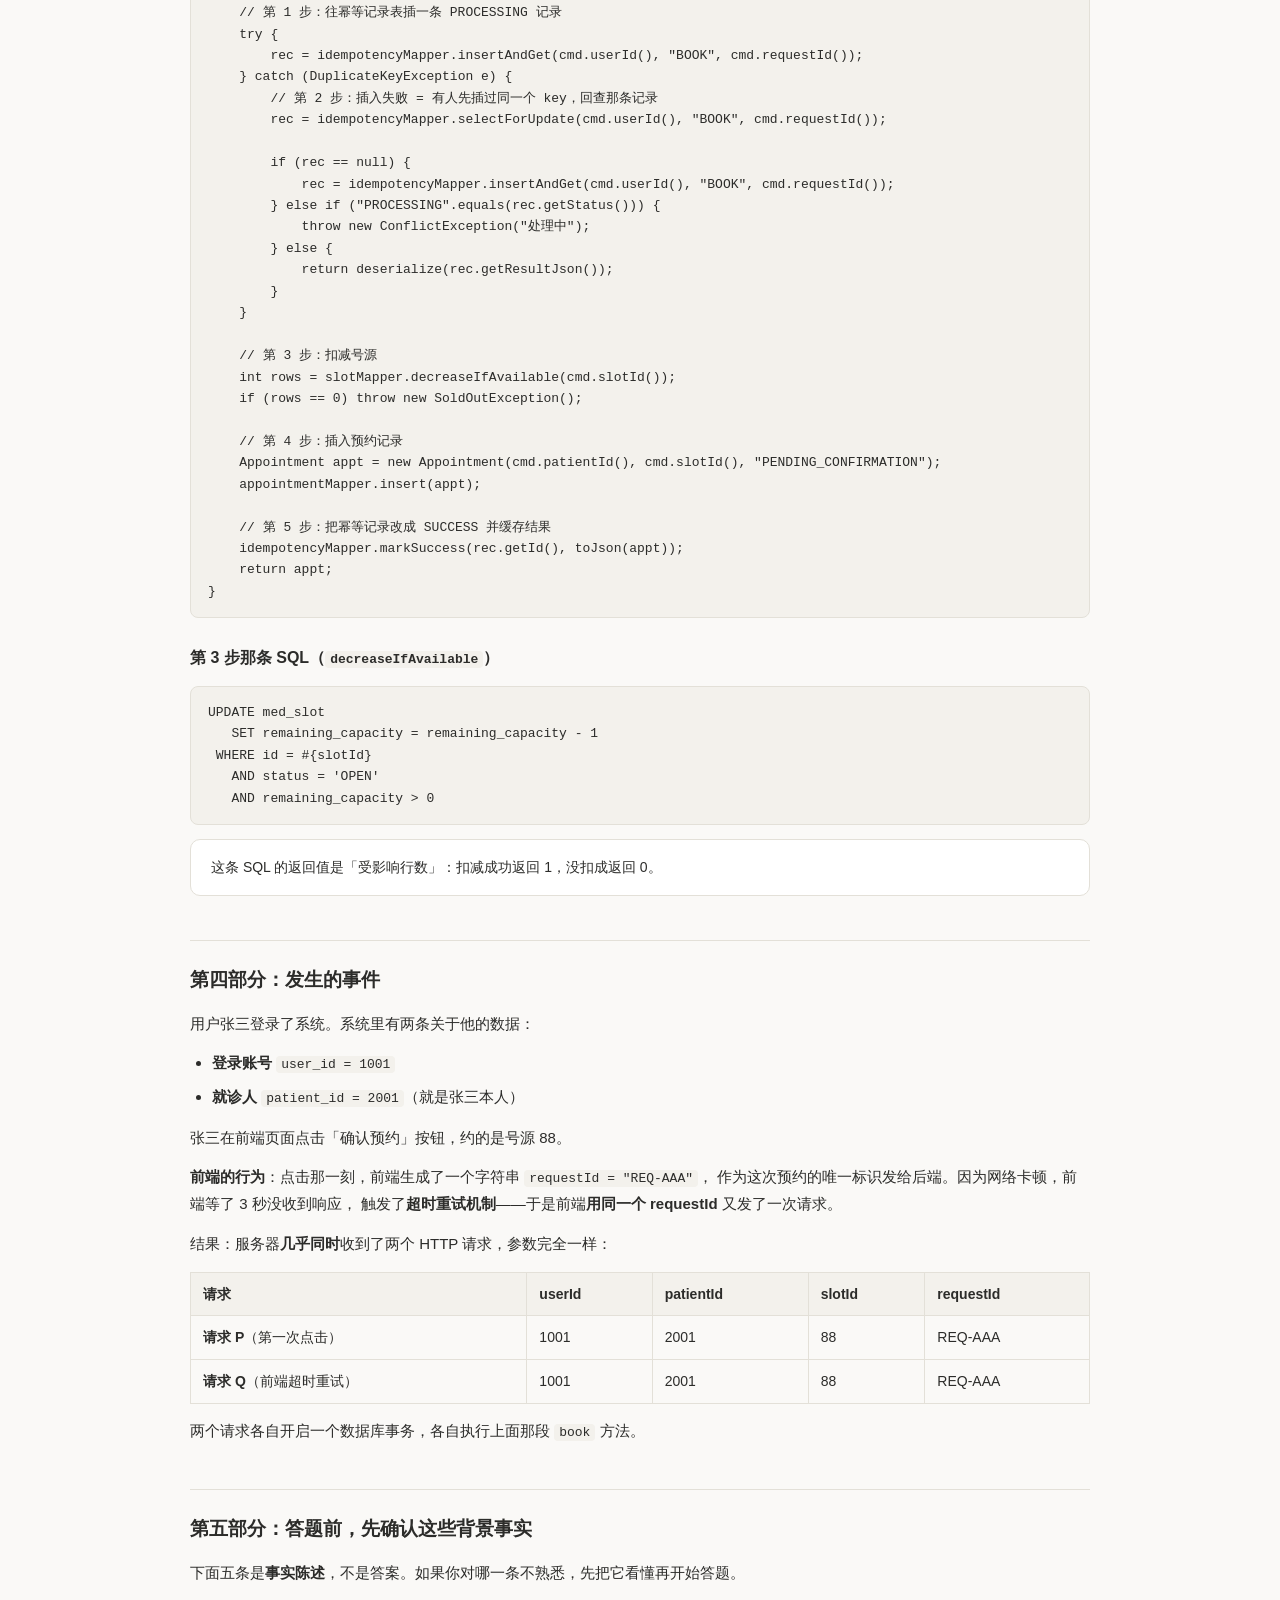
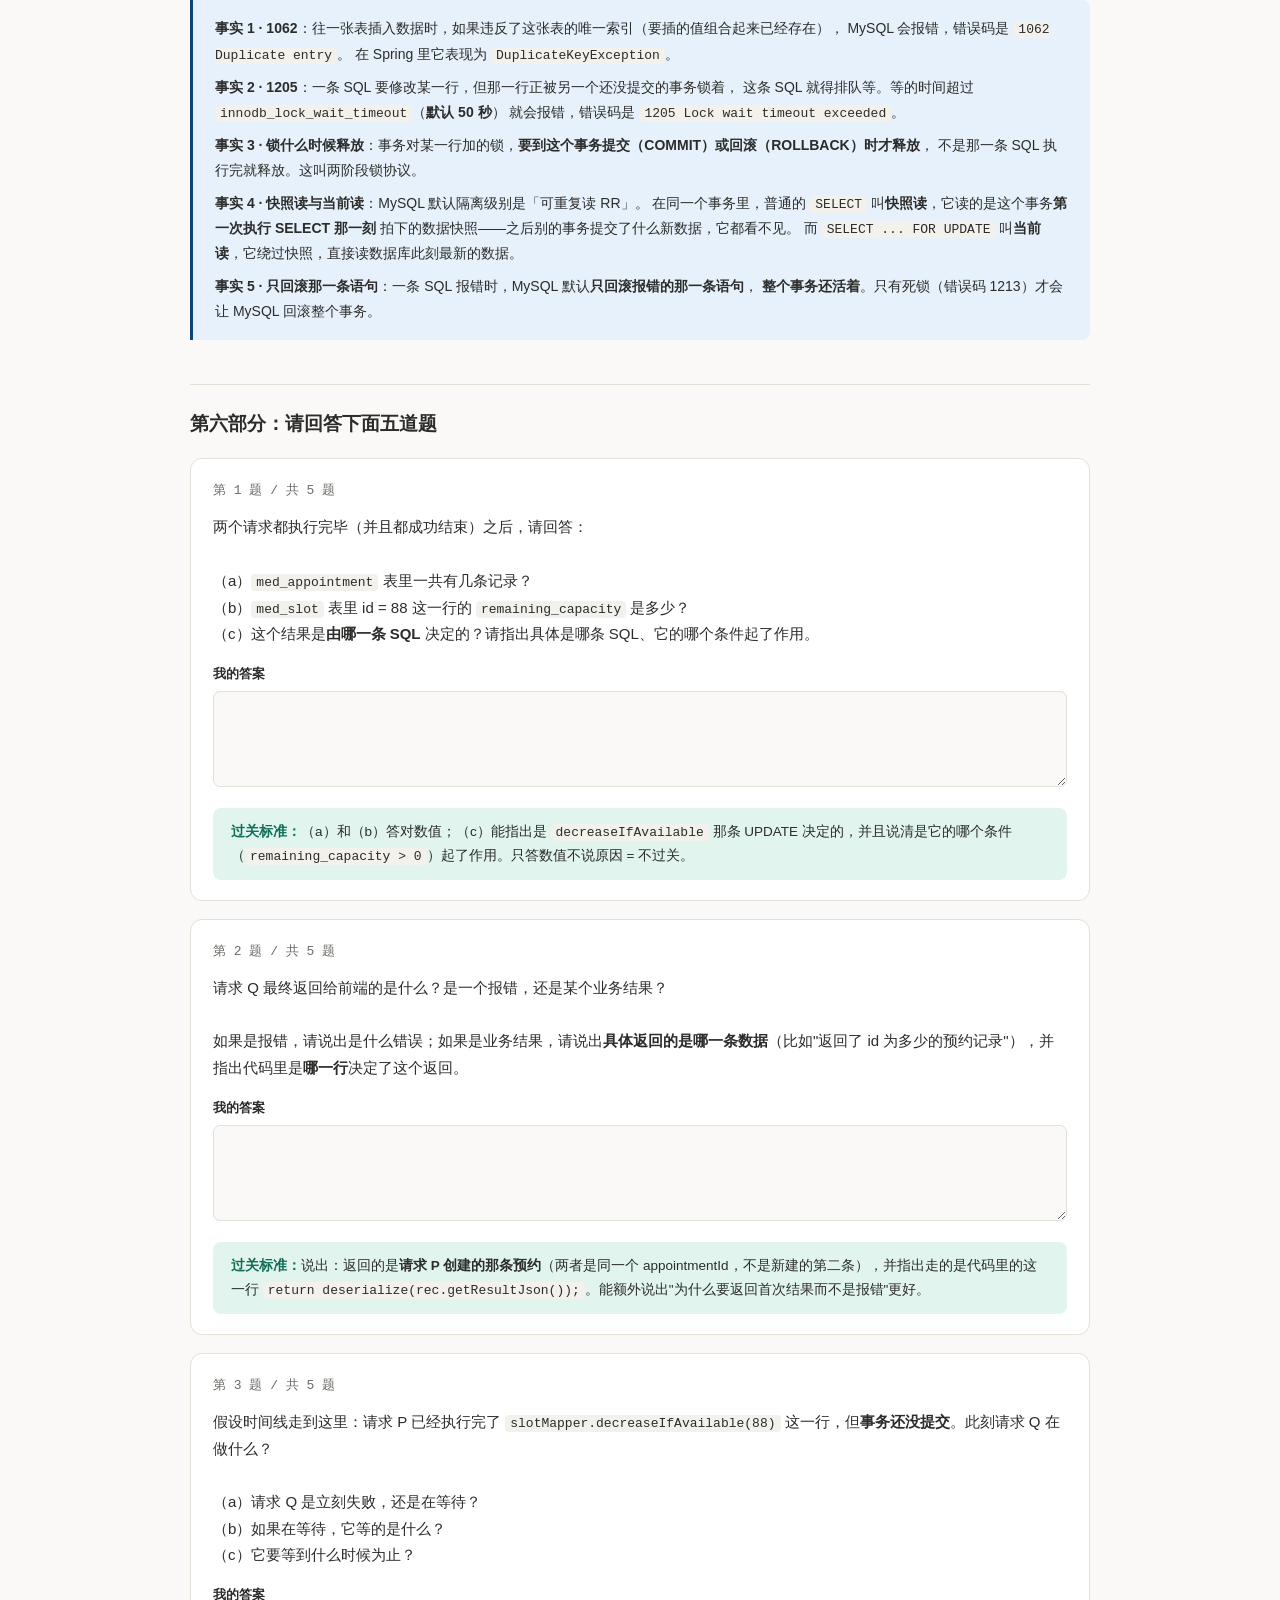
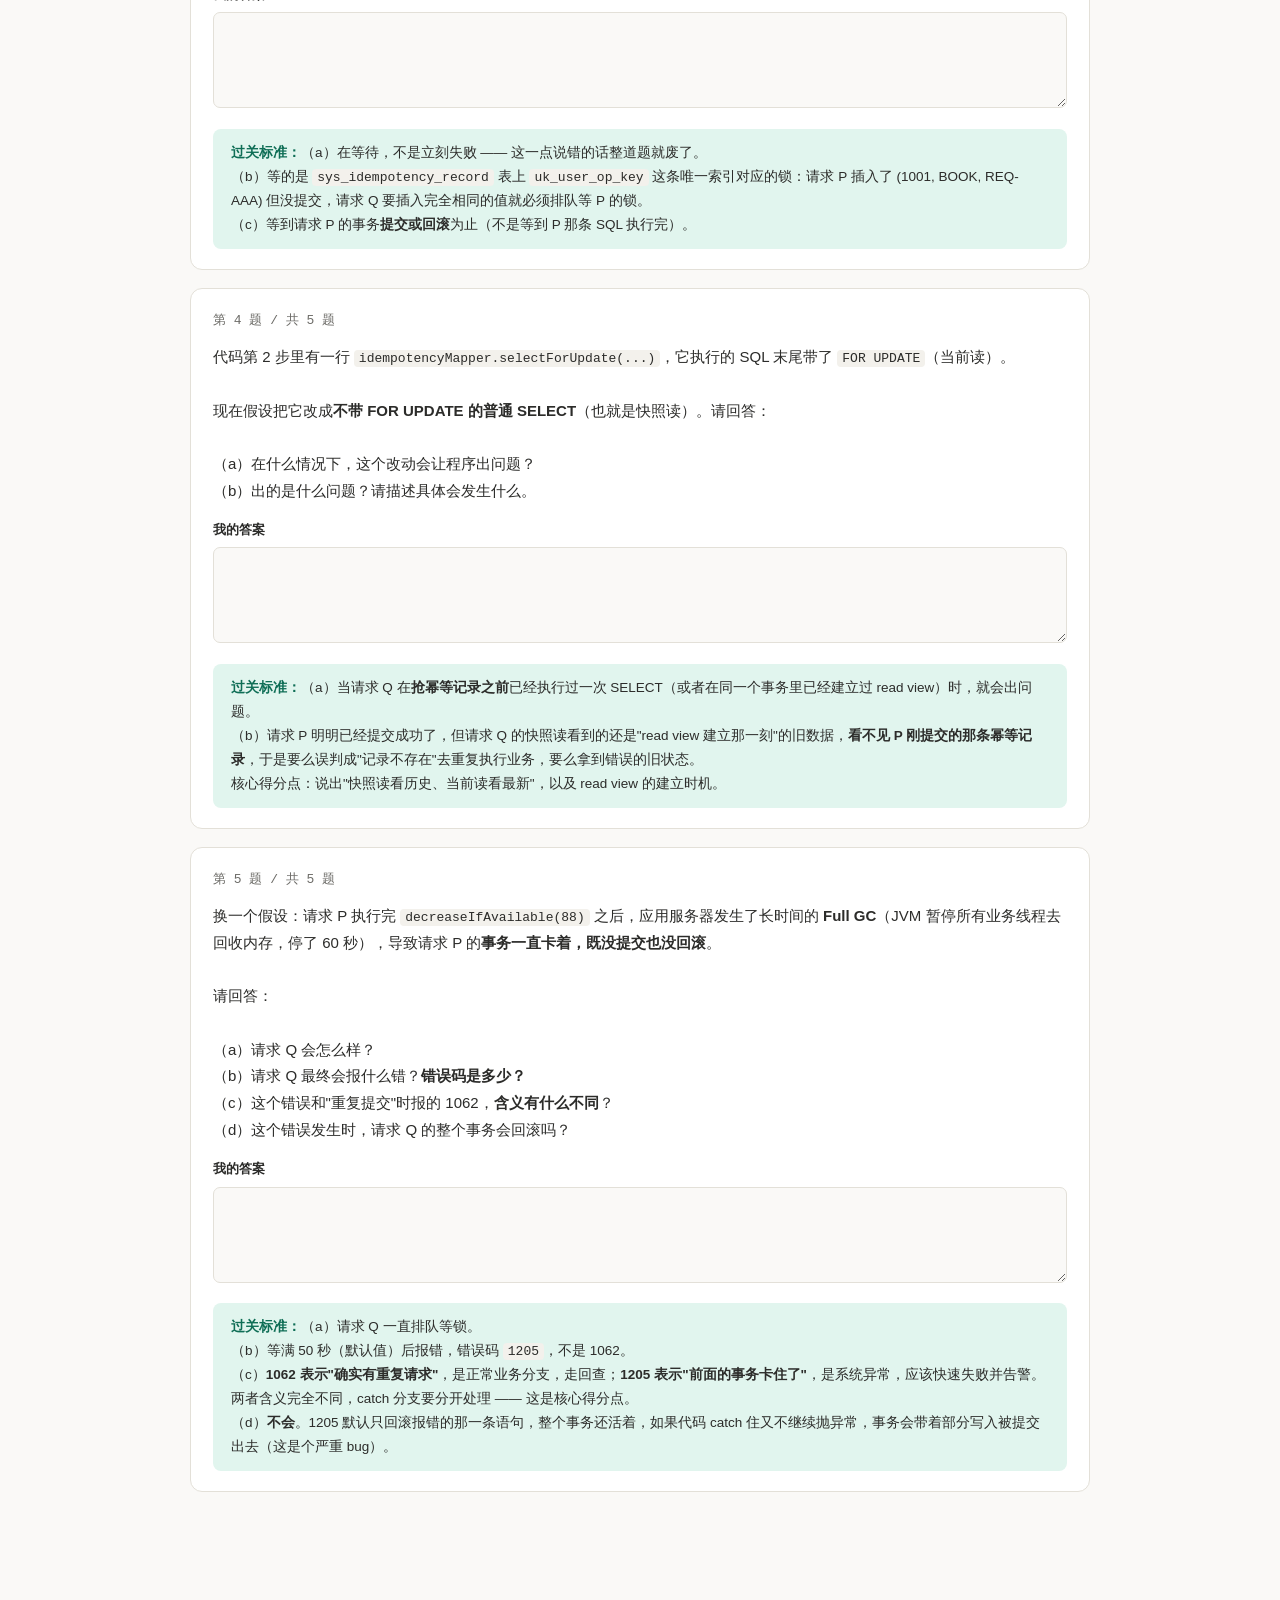
<file: .codex/DRILL_02_IDEMPOTENT_BOOKING.html>
<!DOCTYPE html>
<html lang="zh-CN">
<head>
<meta charset="UTF-8">
<meta name="viewport" content="width=device-width, initial-scale=1">
<title>场景题 02 · 并发重复预约（路线一 + 路线二综合）</title>
<style>
:root{
  --bg:#faf9f7; --surface:#ffffff; --surface2:#f3f1ec; --border:#e3e0d8;
  --text:#2c2c2a; --muted:#6b6a66;
  --accent:#1d9e75; --accent-soft:#e1f5ee; --accent-line:#0f6e56;
  --warn:#a32d2d; --warn-soft:#fcebeb; --warn-line:#993c1d;
  --blue:#185fa5; --blue-soft:#e6f1fb; --blue-line:#0c447c;
}
@media (prefers-color-scheme: dark){
  :root{
    --bg:#1a1a19; --surface:#242422; --surface2:#2e2e2b; --border:#3d3d39;
    --text:#eceae5; --muted:#9a9892;
    --accent:#5dcaa5; --accent-soft:#085041; --accent-line:#5dcaa5;
    --warn:#f09595; --warn-soft:#791f1f; --warn-line:#f09595;
    --blue:#85b7eb; --blue-soft:#0c447c; --blue-line:#85b7eb;
  }
}
*{box-sizing:border-box}
body{
  margin:0; padding:0 20px 80px; background:var(--bg); color:var(--text);
  font-family:-apple-system,BlinkMacSystemFont,"Segoe UI","PingFang SC","Hiragino Sans GB","Microsoft YaHei",sans-serif;
  font-size:15px; line-height:1.78;
}
.wrap{max-width:900px;margin:0 auto}
header{padding:48px 0 8px;border-bottom:1px solid var(--border);margin-bottom:30px}
h1{font-size:25px;font-weight:600;margin:0 0 8px;letter-spacing:-.3px}
.sub{color:var(--muted);font-size:14px;margin:0}
h2{font-size:19px;font-weight:600;margin:44px 0 14px;padding-top:22px;border-top:1px solid var(--border)}
h2:first-of-type{border-top:none;padding-top:0}
h3{font-size:16px;font-weight:600;margin:26px 0 8px}
p{margin:0 0 13px}
code{font-family:ui-monospace,SFMono-Regular,Menlo,Consolas,monospace;font-size:13px;background:var(--surface2);padding:1px 5px;border-radius:4px}
pre{background:var(--surface2);border:1px solid var(--border);border-radius:8px;padding:15px 17px;overflow-x:auto;font-size:13px;line-height:1.65;font-family:ui-monospace,SFMono-Regular,Menlo,Consolas,monospace}
pre code{background:none;padding:0}
table{width:100%;border-collapse:collapse;margin:14px 0;font-size:14px}
th,td{border:1px solid var(--border);padding:9px 12px;text-align:left;vertical-align:top}
th{background:var(--surface2);font-weight:600}
.fact{background:var(--blue-soft);border-left:3px solid var(--blue-line);padding:16px 22px;border-radius:0 8px 8px 0;margin:14px 0;font-size:14px}
.fact p{margin:0 0 8px}
.fact p:last-child{margin:0}
.note{background:var(--surface);border:1px solid var(--border);border-radius:10px;padding:15px 20px;margin:14px 0;font-size:14px}
.q{background:var(--surface);border:1px solid var(--border);border-radius:12px;padding:20px 22px;margin:18px 0}
.qhead{font-weight:600;font-size:16px;margin:0 0 4px}
.qno{color:var(--muted);font-size:13px;font-family:ui-monospace,monospace;margin:0 0 12px}
.qbody{margin:0 0 14px}
label{display:block;font-size:13px;font-weight:600;margin-bottom:6px}
textarea{
  width:100%;min-height:96px;padding:10px 13px;border:1px solid var(--border);border-radius:7px;
  background:var(--bg);color:var(--text);font-size:14px;line-height:1.7;resize:vertical;font-family:inherit;
}
textarea:focus{outline:none;border-color:var(--accent-line);background:var(--surface)}
.pass{background:var(--accent-soft);border-radius:8px;padding:12px 18px;margin-top:12px;font-size:13.5px}
.pass b{color:var(--accent-line)}
.bar{position:sticky;bottom:0;background:var(--surface);border-top:1px solid var(--border);margin-top:36px;padding:14px 0;display:flex;gap:10px;align-items:center;flex-wrap:wrap}
button{background:var(--accent);color:#fff;border:none;border-radius:7px;padding:9px 18px;font-size:14px;font-weight:600;cursor:pointer;font-family:inherit}
button:hover{opacity:.88}
button.ghost{background:transparent;color:var(--muted);border:1px solid var(--border)}
.saved{font-size:13px;color:var(--muted)}
ul,ol{margin:0 0 14px;padding-left:22px}
li{margin-bottom:7px}
</style>
</head>
<body>
<div class="wrap">

<header>
  <h1>场景题 02 · 并发重复预约</h1>
  <p class="sub">路线一（防超卖）+ 路线二（幂等）综合 — 题目自带全部信息，不需要回看任何资料</p>
</header>

<h2>第一部分：表结构（三张表，完整定义）</h2>

<h3>表 1：幂等记录表 <code>sys_idempotency_record</code></h3>
<pre><code>CREATE TABLE sys_idempotency_record (
  id              BIGINT PRIMARY KEY AUTO_INCREMENT,
  user_id         BIGINT       NOT NULL,
  operation_type  VARCHAR(32)  NOT NULL,
  idempotency_key VARCHAR(64)  NOT NULL,
  status          VARCHAR(16)  NOT NULL,   -- 取值只有两种：PROCESSING / SUCCESS
  result_json     TEXT,                    -- 成功时缓存的业务响应
  UNIQUE KEY uk_user_op_key (user_id, operation_type, idempotency_key)
);</code></pre>

<h3>表 2：号源表 <code>med_slot</code></h3>
<pre><code>CREATE TABLE med_slot (
  id                 BIGINT PRIMARY KEY,
  work_date          DATE         NOT NULL,
  total_capacity     INT          NOT NULL,   -- 总容量
  remaining_capacity INT          NOT NULL,   -- 剩余容量
  status             VARCHAR(16)  NOT NULL    -- 取值：OPEN / CLOSED
);</code></pre>

<h3>表 3：预约表 <code>med_appointment</code></h3>
<pre><code>CREATE TABLE med_appointment (
  id          BIGINT PRIMARY KEY AUTO_INCREMENT,
  patient_id  BIGINT      NOT NULL,
  slot_id     BIGINT      NOT NULL,
  status      VARCHAR(32) NOT NULL,  -- PENDING_CONFIRMATION / BOOKED / CANCELLED / EXPIRED
  active_flag TINYINT AS (
      CASE WHEN status IN ('PENDING_CONFIRMATION','BOOKED') THEN 1 ELSE NULL END
  ) VIRTUAL,
  UNIQUE KEY uk_patient_slot_active (patient_id, slot_id, active_flag)
);</code></pre>

<h2>第二部分：初始数据</h2>
<pre><code>INSERT INTO med_slot VALUES (88, '2026-09-10', 50, 1, 'OPEN');</code></pre>
<p class="note"><strong>这句话的意思</strong>：号源 id = 88，就诊日期 2026-09-10，总容量 50 个号，
<strong>现在只剩 1 个号</strong>，状态是开放预约。<br>
另外两张表（幂等记录表、预约表）此刻<strong>都是空的</strong>。</p>

<h2>第三部分：后端代码</h2>

<h3>Service 方法</h3>
<pre><code>@Transactional
public Appointment book(BookCommand cmd) {
    IdempotencyRecord rec;

    // 第 1 步：往幂等记录表插一条 PROCESSING 记录
    try {
        rec = idempotencyMapper.insertAndGet(cmd.userId(), "BOOK", cmd.requestId());
    } catch (DuplicateKeyException e) {
        // 第 2 步：插入失败 = 有人先插过同一个 key，回查那条记录
        rec = idempotencyMapper.selectForUpdate(cmd.userId(), "BOOK", cmd.requestId());

        if (rec == null) {
            rec = idempotencyMapper.insertAndGet(cmd.userId(), "BOOK", cmd.requestId());
        } else if ("PROCESSING".equals(rec.getStatus())) {
            throw new ConflictException("处理中");
        } else {
            return deserialize(rec.getResultJson());
        }
    }

    // 第 3 步：扣减号源
    int rows = slotMapper.decreaseIfAvailable(cmd.slotId());
    if (rows == 0) throw new SoldOutException();

    // 第 4 步：插入预约记录
    Appointment appt = new Appointment(cmd.patientId(), cmd.slotId(), "PENDING_CONFIRMATION");
    appointmentMapper.insert(appt);

    // 第 5 步：把幂等记录改成 SUCCESS 并缓存结果
    idempotencyMapper.markSuccess(rec.getId(), toJson(appt));
    return appt;
}</code></pre>

<h3>第 3 步那条 SQL（<code>decreaseIfAvailable</code>）</h3>
<pre><code>UPDATE med_slot
   SET remaining_capacity = remaining_capacity - 1
 WHERE id = #{slotId}
   AND status = 'OPEN'
   AND remaining_capacity > 0</code></pre>
<p class="note">这条 SQL 的返回值是「受影响行数」：扣减成功返回 1，没扣成返回 0。</p>

<h2>第四部分：发生的事件</h2>

<p>用户张三登录了系统。系统里有两条关于他的数据：</p>
<ul>
  <li><strong>登录账号</strong> <code>user_id = 1001</code></li>
  <li><strong>就诊人</strong> <code>patient_id = 2001</code>（就是张三本人）</li>
</ul>

<p>张三在前端页面点击「确认预约」按钮，约的是号源 88。</p>

<p><strong>前端的行为</strong>：点击那一刻，前端生成了一个字符串 <code>requestId = "REQ-AAA"</code>，
作为这次预约的唯一标识发给后端。因为网络卡顿，前端等了 3 秒没收到响应，
触发了<strong>超时重试机制</strong>——于是前端<strong>用同一个 requestId</strong> 又发了一次请求。</p>

<p>结果：服务器<strong>几乎同时</strong>收到了两个 HTTP 请求，参数完全一样：</p>

<table>
  <tr><th>请求</th><th>userId</th><th>patientId</th><th>slotId</th><th>requestId</th></tr>
  <tr><td><strong>请求 P</strong>（第一次点击）</td><td>1001</td><td>2001</td><td>88</td><td>REQ-AAA</td></tr>
  <tr><td><strong>请求 Q</strong>（前端超时重试）</td><td>1001</td><td>2001</td><td>88</td><td>REQ-AAA</td></tr>
</table>

<p>两个请求各自开启一个数据库事务，各自执行上面那段 <code>book</code> 方法。</p>

<h2>第五部分：答题前，先确认这些背景事实</h2>
<p>下面五条是<strong>事实陈述</strong>，不是答案。如果你对哪一条不熟悉，先把它看懂再开始答题。</p>
<div class="fact">
  <p><strong>事实 1 · 1062</strong>：往一张表插入数据时，如果违反了这张表的唯一索引（要插的值组合起来已经存在），
  MySQL 会报错，错误码是 <code>1062 Duplicate entry</code>。
  在 Spring 里它表现为 <code>DuplicateKeyException</code>。</p>
  <p><strong>事实 2 · 1205</strong>：一条 SQL 要修改某一行，但那一行正被另一个还没提交的事务锁着，
  这条 SQL 就得排队等。等的时间超过 <code>innodb_lock_wait_timeout</code>（<strong>默认 50 秒</strong>）
  就会报错，错误码是 <code>1205 Lock wait timeout exceeded</code>。</p>
  <p><strong>事实 3 · 锁什么时候释放</strong>：事务对某一行加的锁，<strong>要到这个事务提交（COMMIT）或回滚（ROLLBACK）时才释放</strong>，
  不是那一条 SQL 执行完就释放。这叫两阶段锁协议。</p>
  <p><strong>事实 4 · 快照读与当前读</strong>：MySQL 默认隔离级别是「可重复读 RR」。
  在同一个事务里，普通的 <code>SELECT</code> 叫<strong>快照读</strong>，它读的是这个事务<strong>第一次执行 SELECT 那一刻</strong>
  拍下的数据快照——之后别的事务提交了什么新数据，它都看不见。
  而 <code>SELECT ... FOR UPDATE</code> 叫<strong>当前读</strong>，它绕过快照，直接读数据库此刻最新的数据。</p>
  <p><strong>事实 5 · 只回滚那一条语句</strong>：一条 SQL 报错时，MySQL 默认<strong>只回滚报错的那一条语句</strong>，
  <strong>整个事务还活着</strong>。只有死锁（错误码 1213）才会让 MySQL 回滚整个事务。</p>
</div>

<h2>第六部分：请回答下面五道题</h2>

<div id="qs"></div>

<div class="bar">
  <button onclick="exportMd()">复制我的答案（Markdown）</button>
  <button class="ghost" onclick="clearAll()">清空重填</button>
  <span class="saved" id="saved"></span>
</div>

</div>

<script>
const QS = [
  {
    n:1,
    body:'两个请求都执行完毕（并且都成功结束）之后，请回答：<br><br>' +
         '（a）<code>med_appointment</code> 表里一共有几条记录？<br>' +
         '（b）<code>med_slot</code> 表里 id = 88 这一行的 <code>remaining_capacity</code> 是多少？<br>' +
         '（c）这个结果是<strong>由哪一条 SQL</strong> 决定的？请指出具体是哪条 SQL、它的哪个条件起了作用。',
    pass:'（a）和（b）答对数值；（c）能指出是 <code>decreaseIfAvailable</code> 那条 UPDATE 决定的，' +
         '并且说清是它的哪个条件（<code>remaining_capacity > 0</code>）起了作用。' +
         '只答数值不说原因 = 不过关。'
  },
  {
    n:2,
    body:'请求 Q 最终返回给前端的是什么？是一个报错，还是某个业务结果？<br><br>' +
         '如果是报错，请说出是什么错误；如果是业务结果，请说出<strong>具体返回的是哪一条数据</strong>' +
         '（比如"返回了 id 为多少的预约记录"），并指出代码里是<strong>哪一行</strong>决定了这个返回。',
    pass:'说出：返回的是<strong>请求 P 创建的那条预约</strong>（两者是同一个 appointmentId，不是新建的第二条），' +
         '并指出走的是代码里的这一行 <code>return deserialize(rec.getResultJson());</code>。' +
         '能额外说出"为什么要返回首次结果而不是报错"更好。'
  },
  {
    n:3,
    body:'假设时间线走到这里：请求 P 已经执行完了 <code>slotMapper.decreaseIfAvailable(88)</code> 这一行，' +
         '但<strong>事务还没提交</strong>。此刻请求 Q 在做什么？<br><br>' +
         '（a）请求 Q 是立刻失败，还是在等待？<br>' +
         '（b）如果在等待，它等的是什么？<br>' +
         '（c）它要等到什么时候为止？',
    pass:'（a）在等待，不是立刻失败 —— 这一点说错的话整道题就废了。<br>' +
         '（b）等的是 <code>sys_idempotency_record</code> 表上 <code>uk_user_op_key</code> ' +
         '这条唯一索引对应的锁：请求 P 插入了 (1001, BOOK, REQ-AAA) 但没提交，' +
         '请求 Q 要插入完全相同的值就必须排队等 P 的锁。<br>' +
         '（c）等到请求 P 的事务<strong>提交或回滚</strong>为止（不是等到 P 那条 SQL 执行完）。'
  },
  {
    n:4,
    body:'代码第 2 步里有一行 <code>idempotencyMapper.selectForUpdate(...)</code>，' +
         '它执行的 SQL 末尾带了 <code>FOR UPDATE</code>（当前读）。<br><br>' +
         '现在假设把它改成<strong>不带 FOR UPDATE 的普通 SELECT</strong>（也就是快照读）。' +
         '请回答：<br><br>' +
         '（a）在什么情况下，这个改动会让程序出问题？<br>' +
         '（b）出的是什么问题？请描述具体会发生什么。',
    pass:'（a）当请求 Q 在<strong>抢幂等记录之前</strong>已经执行过一次 SELECT' +
         '（或者在同一个事务里已经建立过 read view）时，就会出问题。<br>' +
         '（b）请求 P 明明已经提交成功了，但请求 Q 的快照读看到的还是"read view 建立那一刻"的旧数据，' +
         '<strong>看不见 P 刚提交的那条幂等记录</strong>，于是要么误判成"记录不存在"去重复执行业务，' +
         '要么拿到错误的旧状态。<br>' +
         '核心得分点：说出"快照读看历史、当前读看最新"，以及 read view 的建立时机。'
  },
  {
    n:5,
    body:'换一个假设：请求 P 执行完 <code>decreaseIfAvailable(88)</code> 之后，' +
         '应用服务器发生了长时间的 <strong>Full GC</strong>（JVM 暂停所有业务线程去回收内存，停了 60 秒），' +
         '导致请求 P 的<strong>事务一直卡着，既没提交也没回滚</strong>。<br><br>' +
         '请回答：<br><br>' +
         '（a）请求 Q 会怎么样？<br>' +
         '（b）请求 Q 最终会报什么错？<strong>错误码是多少？</strong><br>' +
         '（c）这个错误和"重复提交"时报的 1062，<strong>含义有什么不同</strong>？<br>' +
         '（d）这个错误发生时，请求 Q 的整个事务会回滚吗？',
    pass:'（a）请求 Q 一直排队等锁。<br>' +
         '（b）等满 50 秒（默认值）后报错，错误码 <code>1205</code>，不是 1062。<br>' +
         '（c）<strong>1062 表示"确实有重复请求"</strong>，是正常业务分支，走回查；' +
         '<strong>1205 表示"前面的事务卡住了"</strong>，是系统异常，应该快速失败并告警。' +
         '两者含义完全不同，catch 分支要分开处理 —— 这是核心得分点。<br>' +
         '（d）<strong>不会</strong>。1205 默认只回滚报错的那一条语句，整个事务还活着，' +
         '如果代码 catch 住又不继续抛异常，事务会带着部分写入被提交出去（这是个严重 bug）。'
  }
];

const box = document.getElementById('qs');
QS.forEach(q => {
  const d = document.createElement('div');
  d.className = 'q';
  d.innerHTML =
    '<p class="qno">第 ' + q.n + ' 题 / 共 ' + QS.length + ' 题</p>' +
    '<p class="qbody">' + q.body + '</p>' +
    '<label>我的答案</label>' +
    '<textarea id="q' + q.n + '"></textarea>' +
    '<div class="pass"><b>过关标准：</b>' + q.pass + '</div>';
  box.appendChild(d);
});

const KEY = 'medflow_drill_02_';
const savedEl = document.getElementById('saved');
document.querySelectorAll('textarea').forEach(ta => {
  const v = localStorage.getItem(KEY + ta.id);
  if (v) ta.value = v;
  ta.addEventListener('input', () => {
    localStorage.setItem(KEY + ta.id, ta.value);
    savedEl.textContent = '已保存 ' + new Date().toLocaleTimeString('zh-CN', {hour:'2-digit', minute:'2-digit'});
    setTimeout(() => { savedEl.textContent = ''; }, 1800);
  });
});

function exportMd() {
  let md = '# 场景题 02 · 并发重复预约 — 我的答案\n\n';
  QS.forEach(q => {
    const ta = document.getElementById('q' + q.n);
    md += '## 第 ' + q.n + ' 题\n\n' + (ta.value.trim() || '（未填）') + '\n\n';
  });
  navigator.clipboard.writeText(md).then(() => {
    const b = document.querySelector('button');
    const old = b.textContent;
    b.textContent = '已复制到剪贴板';
    setTimeout(() => { b.textContent = old; }, 1600);
  });
}

function clearAll() {
  if (!confirm('确定清空所有答案？此操作不可撤销。')) return;
  document.querySelectorAll('textarea').forEach(ta => {
    ta.value = '';
    localStorage.removeItem(KEY + ta.id);
  });
}
</script>
</body>
</html>
</file>
